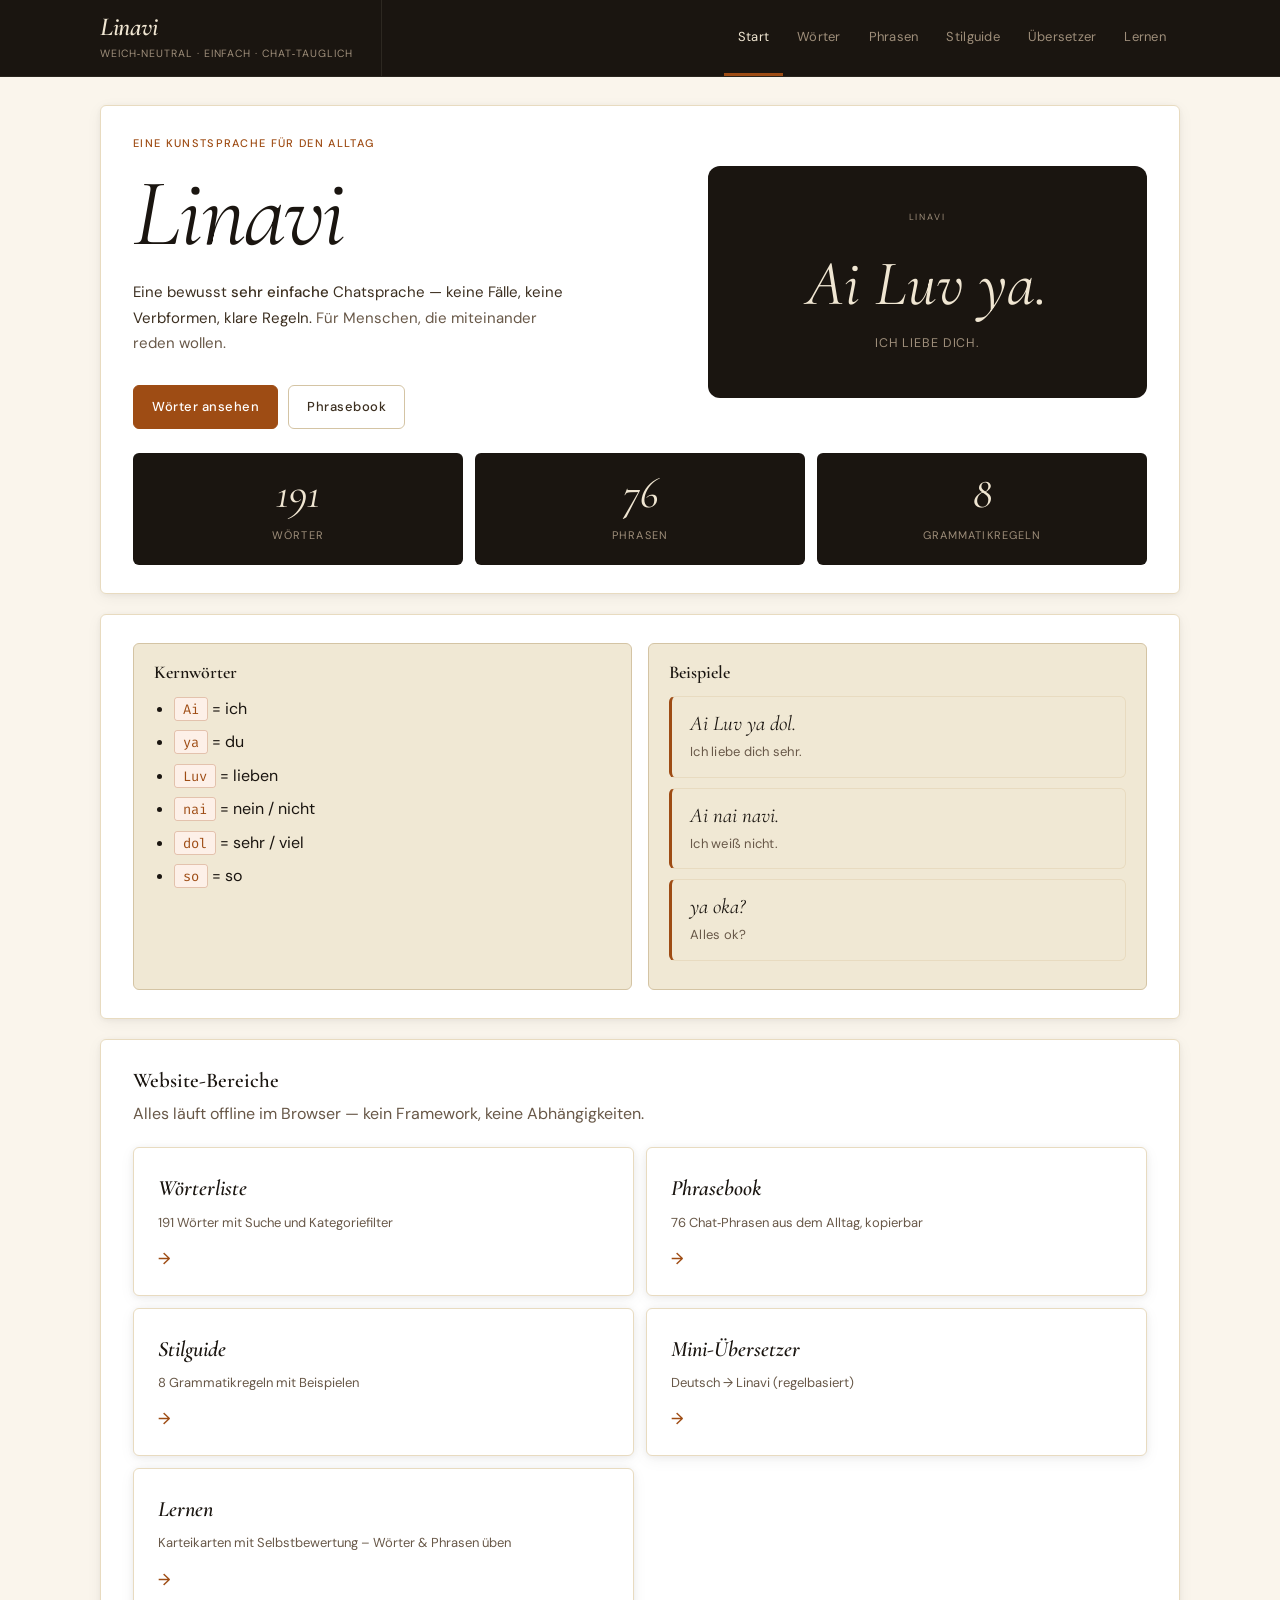
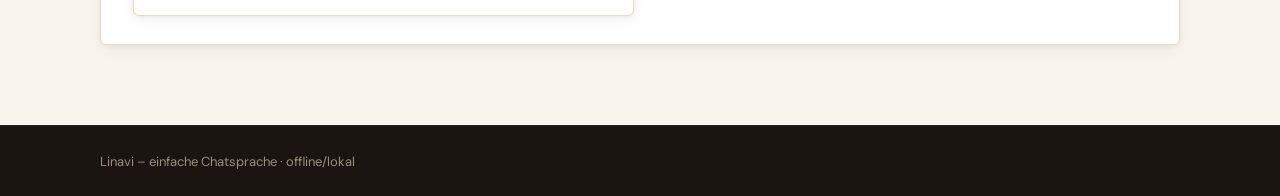
<file: index.html>
<!doctype html>
<html lang="de">
<head>
  <meta charset="utf-8" />
  <meta name="viewport" content="width=device-width,initial-scale=1" />
  <title>Linavi – Eine weiche, einfache Chatsprache</title>
  <link rel="stylesheet" href="styles.css" />
</head>
<body>
  <header class="site-header">
    <div class="wrap">
      <div class="brand">
        <div class="logo">Linavi</div>
        <div class="tag">Weich‑neutral · Einfach · Chat‑tauglich</div>
      </div>

      <nav class="nav">
        <a class="nav__link is-active" href="index.html">Start</a>
        <a class="nav__link" href="woerter.html">Wörter</a>
        <a class="nav__link" href="phrasen.html">Phrasen</a>
        <a class="nav__link" href="stilguide.html">Stilguide</a>
        <a class="nav__link" href="translate.html">Übersetzer</a>
        <a class="nav__link" href="lernen.html">Lernen</a>
      </nav>
    </div>
  </header>

  <main class="wrap">

    <!-- HERO -->
    <section class="card">
      <div class="hero__layout">
        <div>
          <p class="hero__eyebrow">Eine Kunstsprache für den Alltag</p>
          <h1 class="hero__title">Linavi</h1>
          <p class="hero__desc">
            Eine bewusst <strong>sehr einfache</strong> Chatsprache —
            keine Fälle, keine Verbformen, klare Regeln.
            <span class="muted">Für Menschen, die miteinander reden wollen.</span>
          </p>
          <div class="cta">
            <a class="btn" href="woerter.html">Wörter ansehen</a>
            <a class="btn btn--ghost" href="phrasen.html">Phrasebook</a>
          </div>
        </div>
        <div>
          <div class="hero__specimen" aria-hidden="true">
            <div class="hero__specimen-phrase">Ai Luv ya.</div>
            <div class="hero__specimen-gloss">ich liebe dich.</div>
          </div>
        </div>
      </div>

      <!-- Stats -->
      <div class="stats">
        <div class="stat">
          <span class="stat__num">191</span>
          <span class="stat__label">Wörter</span>
        </div>
        <div class="stat">
          <span class="stat__num">76</span>
          <span class="stat__label">Phrasen</span>
        </div>
        <div class="stat">
          <span class="stat__num">8</span>
          <span class="stat__label">Grammatikregeln</span>
        </div>
      </div>
    </section>

    <!-- Quick intro -->
    <section class="card">
      <div class="grid grid--2">
        <div class="panel">
          <h2>Kernwörter</h2>
          <ul class="list">
            <li><span class="w">Ai</span> = ich</li>
            <li><span class="w">ya</span> = du</li>
            <li><span class="w">Luv</span> = lieben</li>
            <li><span class="w">nai</span> = nein / nicht</li>
            <li><span class="w">dol</span> = sehr / viel</li>
            <li><span class="w">so</span> = so</li>
          </ul>
        </div>

        <div class="panel">
          <h2>Beispiele</h2>
          <div class="example">
            <div class="example__src">Ai Luv ya dol.</div>
            <div class="example__gloss">Ich liebe dich sehr.</div>
          </div>
          <div class="example">
            <div class="example__src">Ai nai navi.</div>
            <div class="example__gloss">Ich weiß nicht.</div>
          </div>
          <div class="example">
            <div class="example__src">ya oka?</div>
            <div class="example__gloss">Alles ok?</div>
          </div>
        </div>
      </div>
    </section>

    <!-- Navigation cards -->
    <section class="card">
      <h2>Website‑Bereiche</h2>
      <p class="muted" style="margin-bottom:20px">Alles läuft offline im Browser — kein Framework, keine Abhängigkeiten.</p>
      <div class="nav-cards">
        <a class="nav-card" href="woerter.html">
          <div class="nav-card__title">Wörterliste</div>
          <div class="nav-card__desc">191 Wörter mit Suche und Kategoriefilter</div>
          <div class="nav-card__arrow">→</div>
        </a>
        <a class="nav-card" href="phrasen.html">
          <div class="nav-card__title">Phrasebook</div>
          <div class="nav-card__desc">76 Chat‑Phrasen aus dem Alltag, kopierbar</div>
          <div class="nav-card__arrow">→</div>
        </a>
        <a class="nav-card" href="stilguide.html">
          <div class="nav-card__title">Stilguide</div>
          <div class="nav-card__desc">8 Grammatikregeln mit Beispielen</div>
          <div class="nav-card__arrow">→</div>
        </a>
        <a class="nav-card" href="translate.html">
          <div class="nav-card__title">Mini‑Übersetzer</div>
          <div class="nav-card__desc">Deutsch → Linavi (regelbasiert)</div>
          <div class="nav-card__arrow">→</div>
        </a>
        <a class="nav-card" href="lernen.html">
          <div class="nav-card__title">Lernen</div>
          <div class="nav-card__desc">Karteikarten mit Selbstbewertung – Wörter &amp; Phrasen üben</div>
          <div class="nav-card__arrow">→</div>
        </a>
      </div>
    </section>

  </main>

  <footer class="site-footer">
    <div class="wrap">
      <span class="muted">Linavi – einfache Chatsprache · offline/lokal</span>
    </div>
  </footer>

  <script src="app.js"></script>
</body>
</html>
</file>
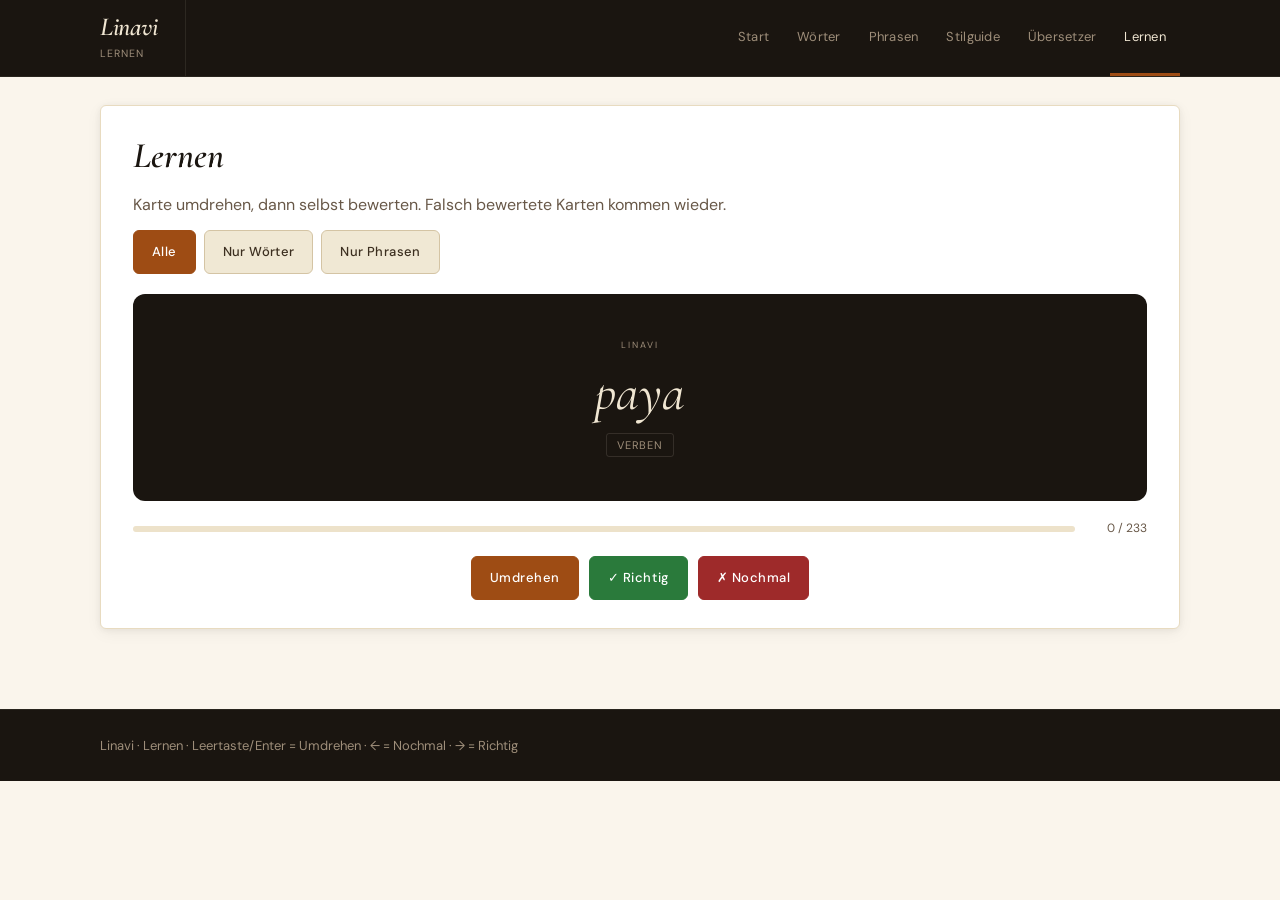
<file: lernen.html>
<!doctype html>
<html lang="de">
<head>
  <meta charset="utf-8" />
  <meta name="viewport" content="width=device-width,initial-scale=1" />
  <title>Linavi – Lernen</title>
  <link rel="stylesheet" href="styles.css" />
</head>
<body>
  <header class="site-header">
    <div class="wrap">
      <div class="brand">
        <div class="logo">Linavi</div>
        <div class="tag">Lernen</div>
      </div>

      <nav class="nav">
        <a class="nav__link" href="index.html">Start</a>
        <a class="nav__link" href="woerter.html">Wörter</a>
        <a class="nav__link" href="phrasen.html">Phrasen</a>
        <a class="nav__link" href="stilguide.html">Stilguide</a>
        <a class="nav__link" href="translate.html">Übersetzer</a>
        <a class="nav__link is-active" href="lernen.html">Lernen</a>
      </nav>
    </div>
  </header>

  <main class="wrap">
    <section class="card">
      <div class="row">
        <h1>Lernen</h1>
      </div>
      <p class="muted">Karte umdrehen, dann selbst bewerten. Falsch bewertete Karten kommen wieder.</p>

      <!-- Mode filter -->
      <div class="learn-mode" id="learnMode">
        <button class="learn-mode-btn is-active" data-mode="all">Alle</button>
        <button class="learn-mode-btn" data-mode="words">Nur Wörter</button>
        <button class="learn-mode-btn" data-mode="phrases">Nur Phrasen</button>
      </div>

      <!-- Flashcard -->
      <div class="flashcard" id="flashcard" role="region" aria-live="polite">
        <div class="flashcard__lang" id="flashLang"></div>
        <div class="flashcard__text" id="flashText"></div>
        <div class="flashcard__meta" id="flashMeta"></div>
      </div>

      <!-- Progress -->
      <div class="learn-progress">
        <div class="learn-progress__bar">
          <div class="learn-progress__fill" id="progressFill"></div>
        </div>
        <div class="learn-progress__label" id="progressLabel"></div>
      </div>

      <!-- Actions -->
      <div class="learn-actions" id="learnActions">
        <button class="btn" id="btnFlip">Umdrehen</button>
        <button class="btn btn--correct" id="btnCorrect" hidden>&#10003; Richtig</button>
        <button class="btn btn--again" id="btnAgain" hidden>&#10007; Nochmal</button>
      </div>

      <!-- Done screen -->
      <div class="learn-done" id="learnDone" hidden>
        <div class="learn-done__check">&#10003;</div>
        <p id="doneLabel"></p>
        <button class="btn" id="btnRestart">Nochmal mischen</button>
      </div>
    </section>
  </main>

  <footer class="site-footer">
    <div class="wrap">
      <span class="muted">Linavi · Lernen · Leertaste/Enter = Umdrehen · ← = Nochmal · → = Richtig</span>
    </div>
  </footer>

  <script src="app.js"></script>
  <script>window.LINAVI_PAGE = "learn";</script>
</body>
</html>
</file>
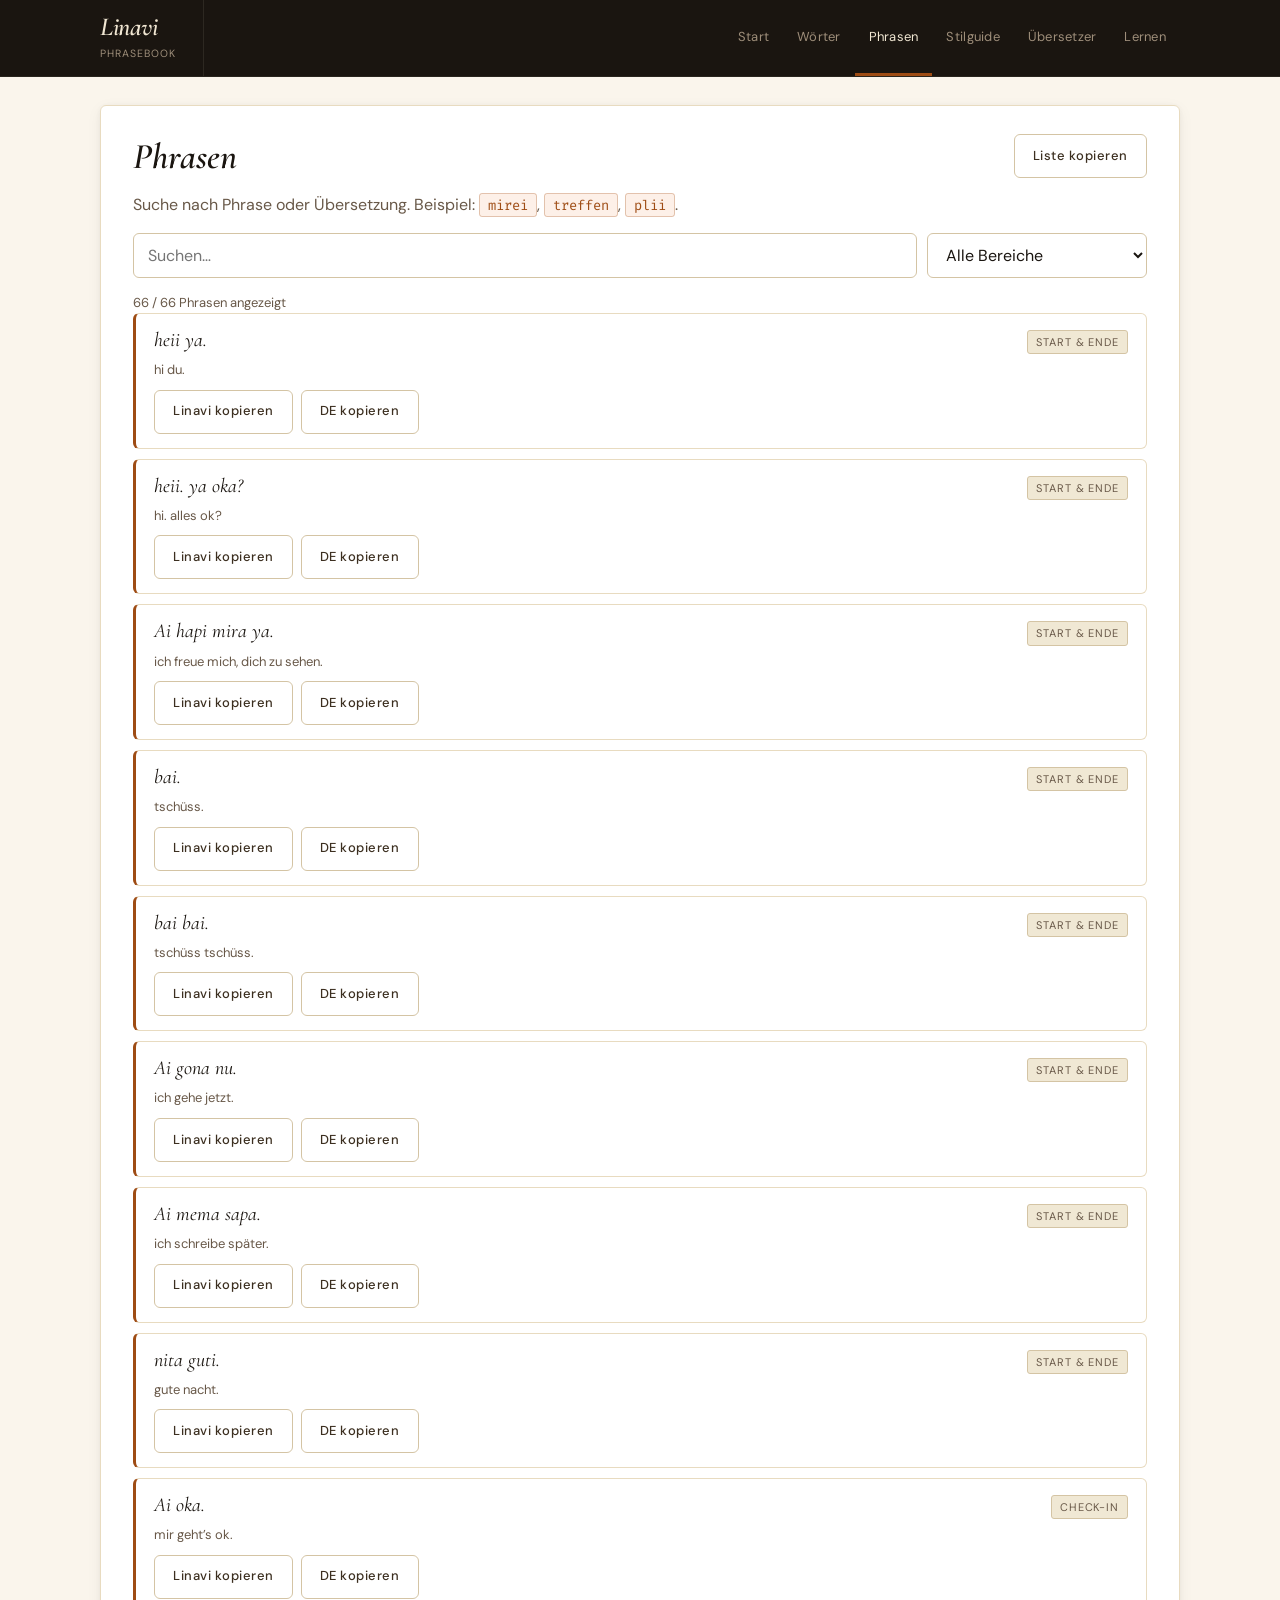
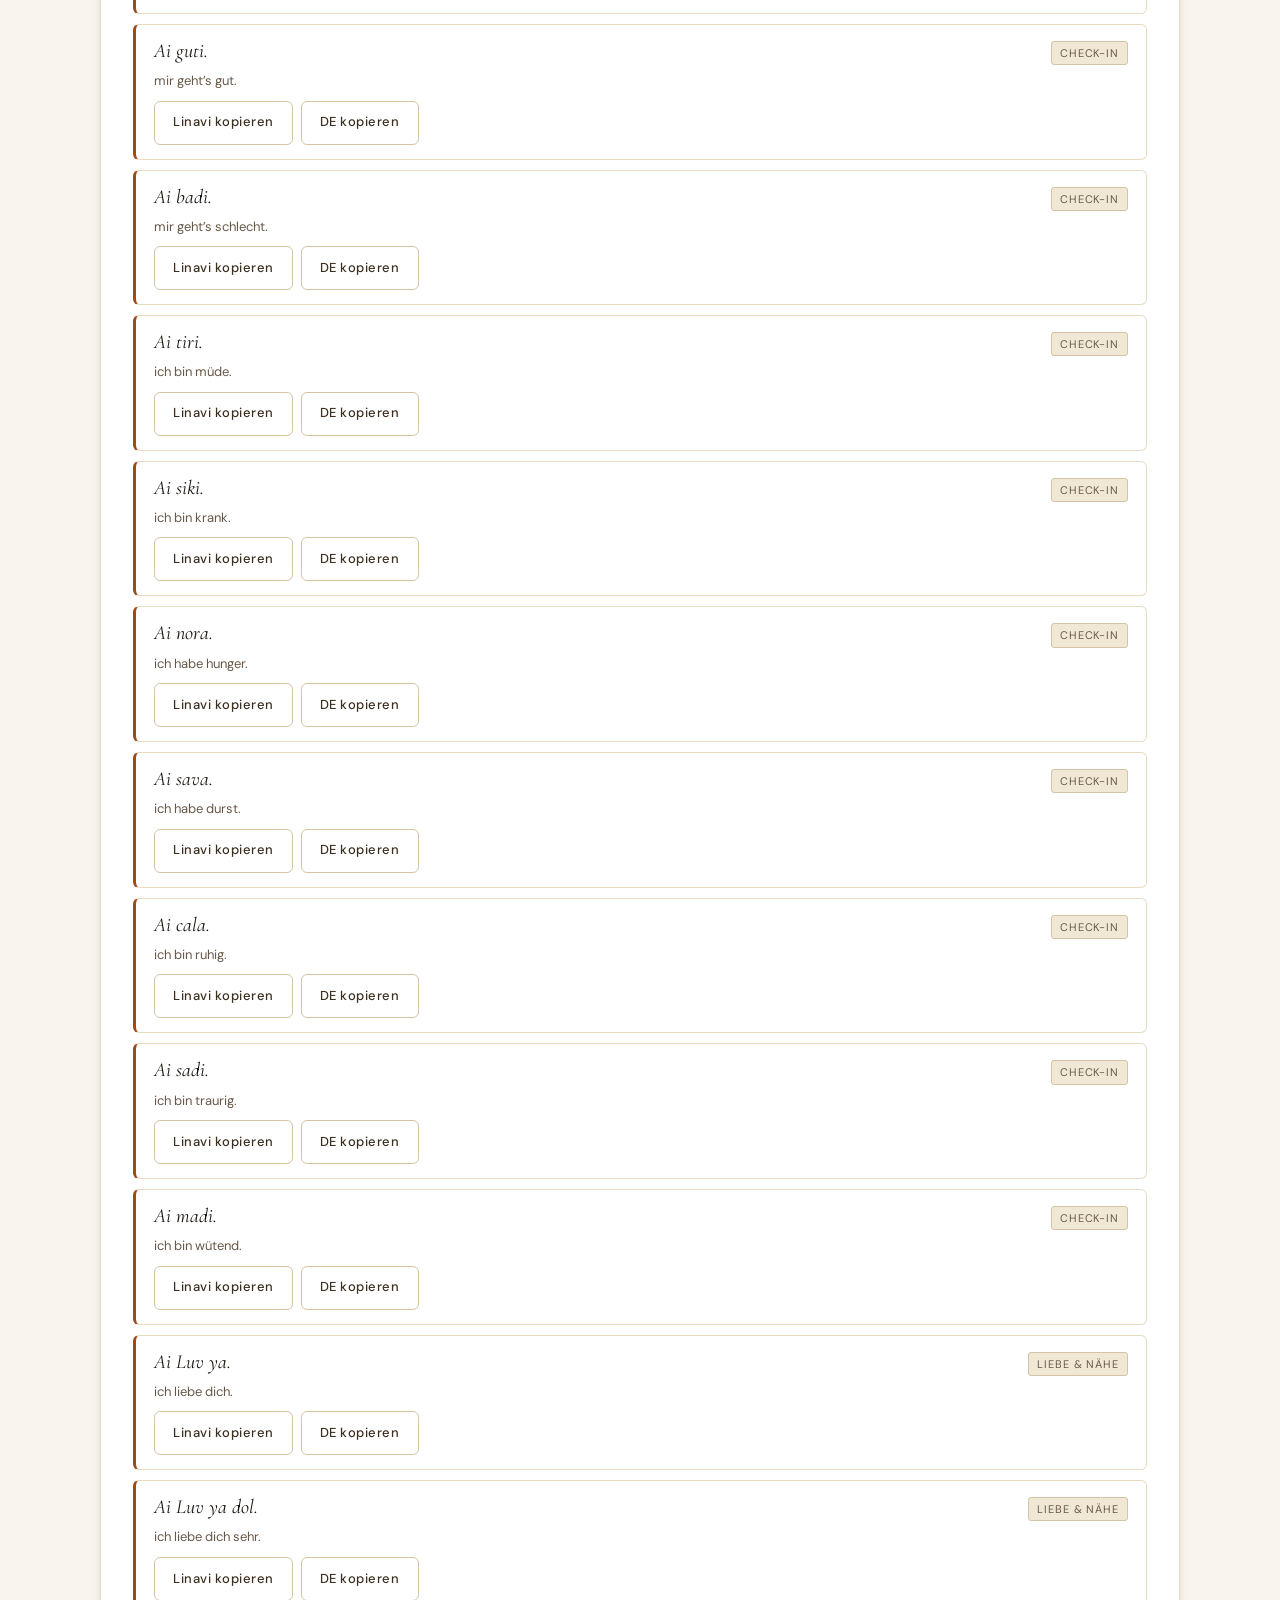
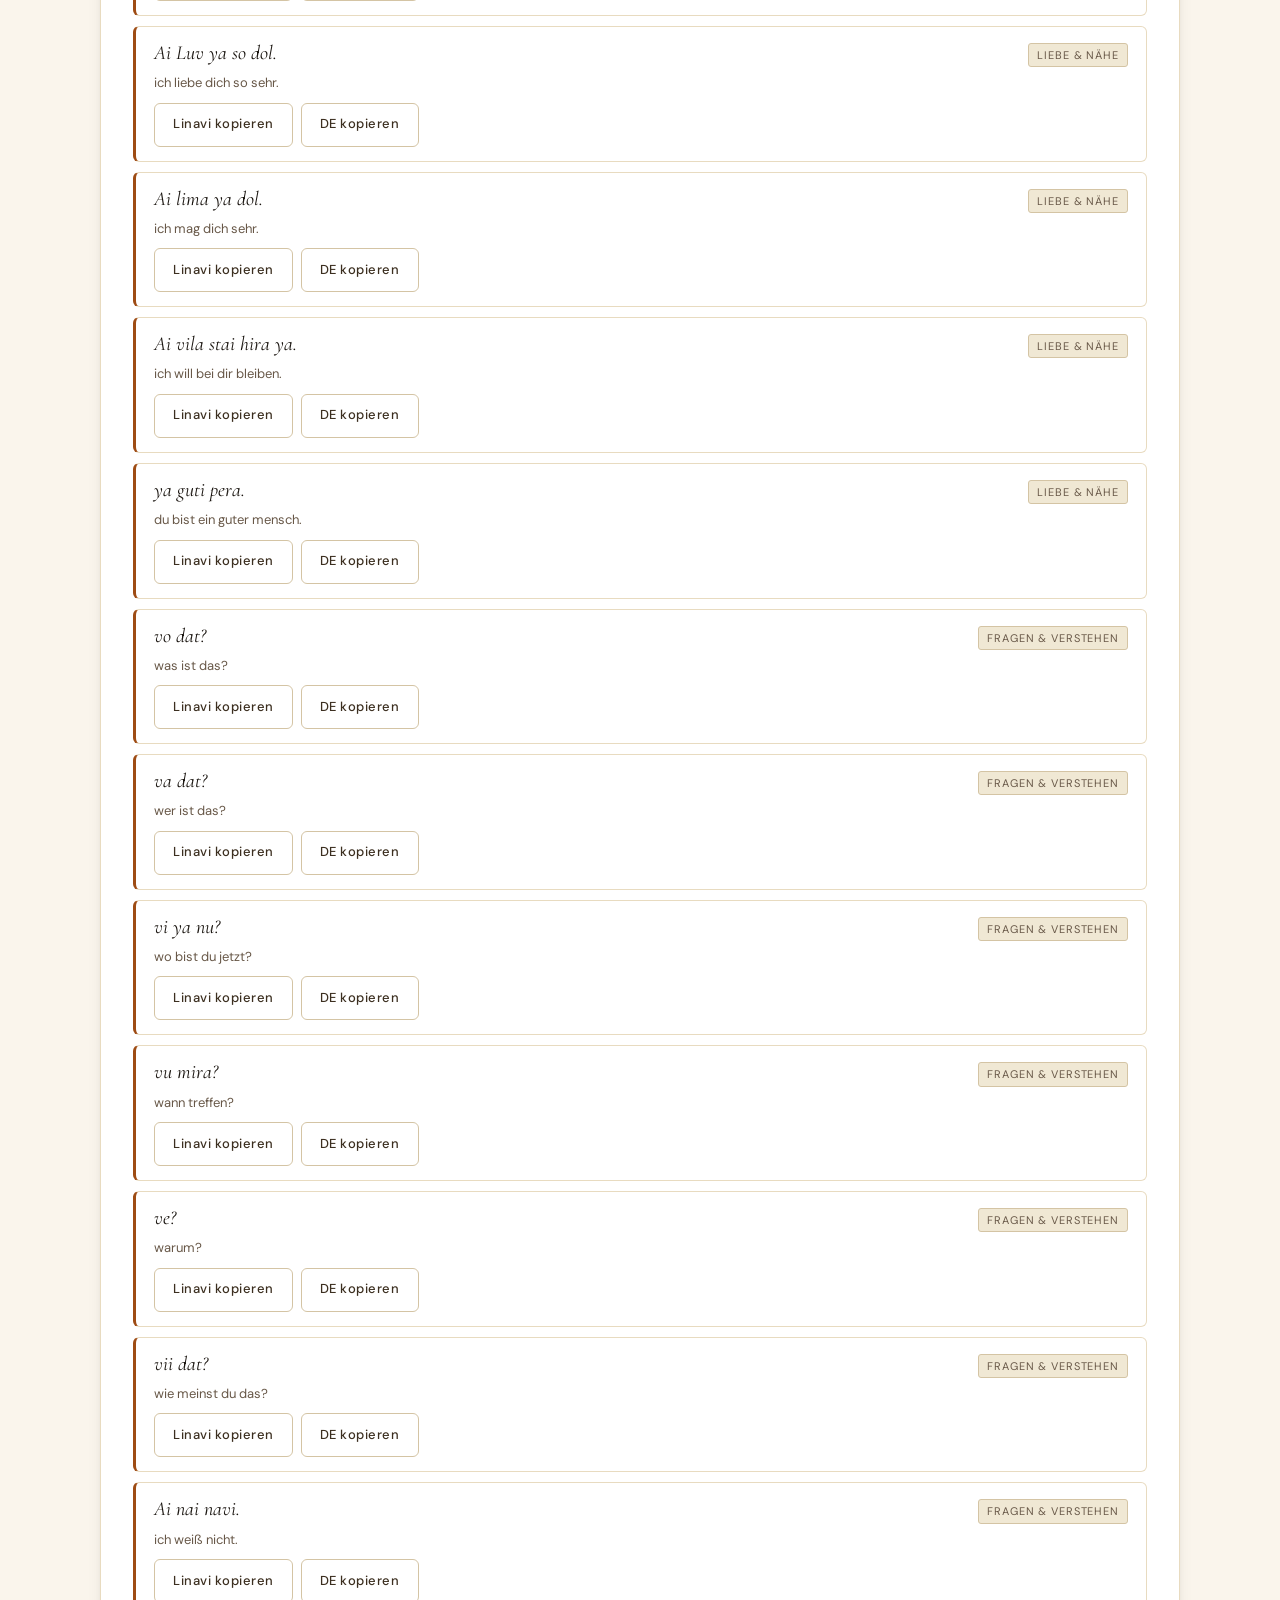
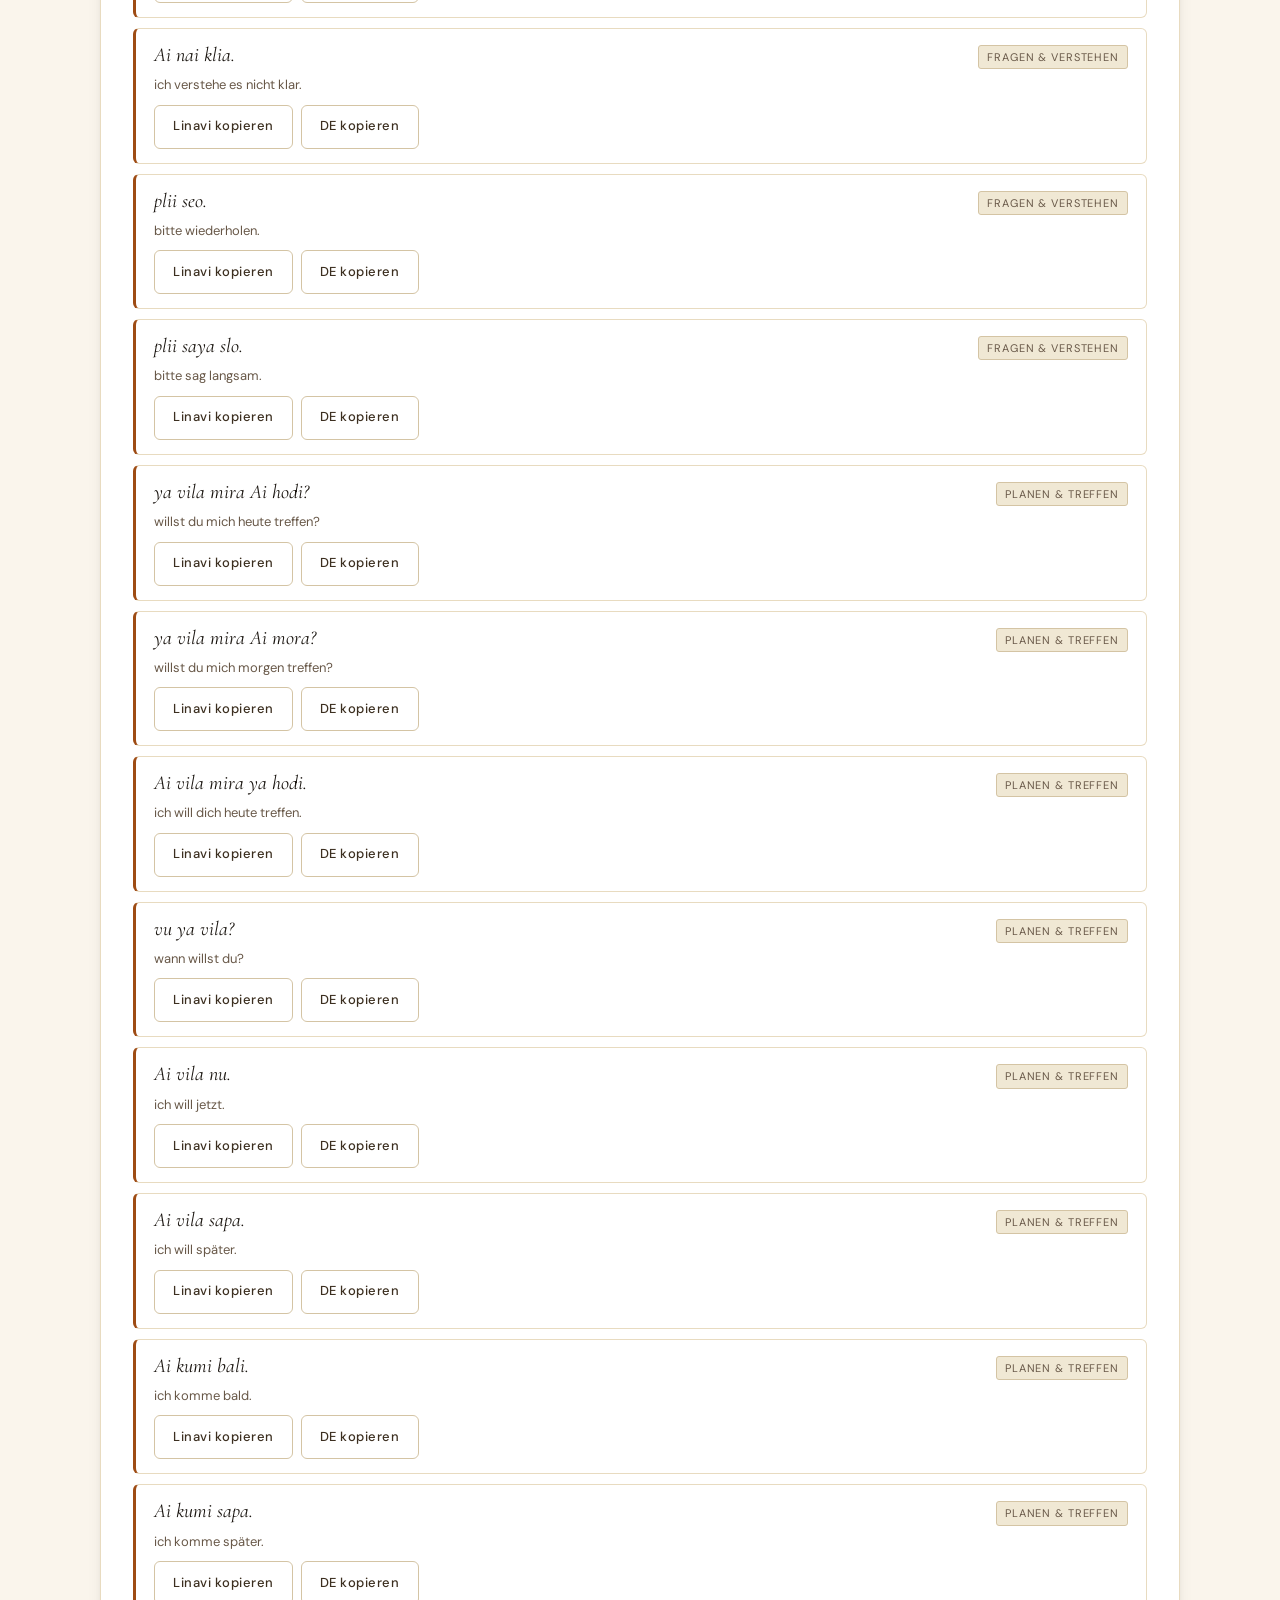
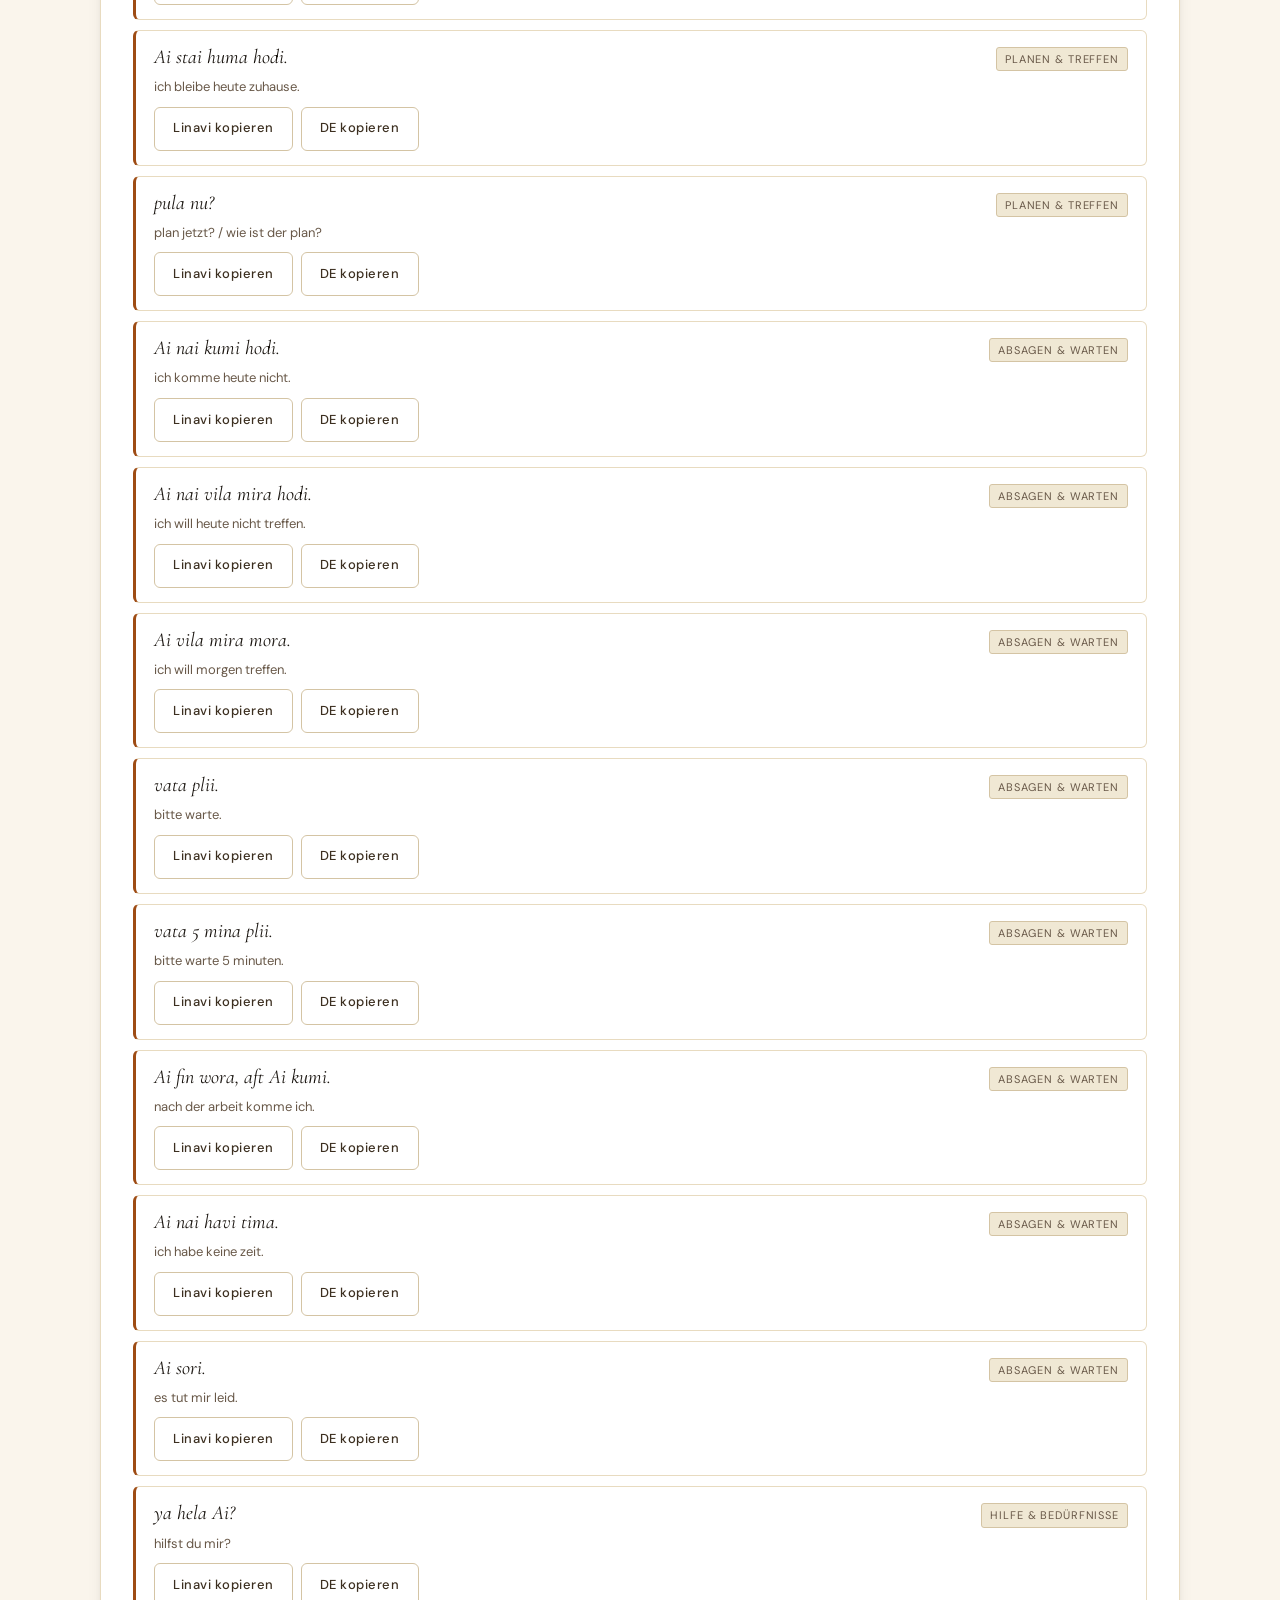
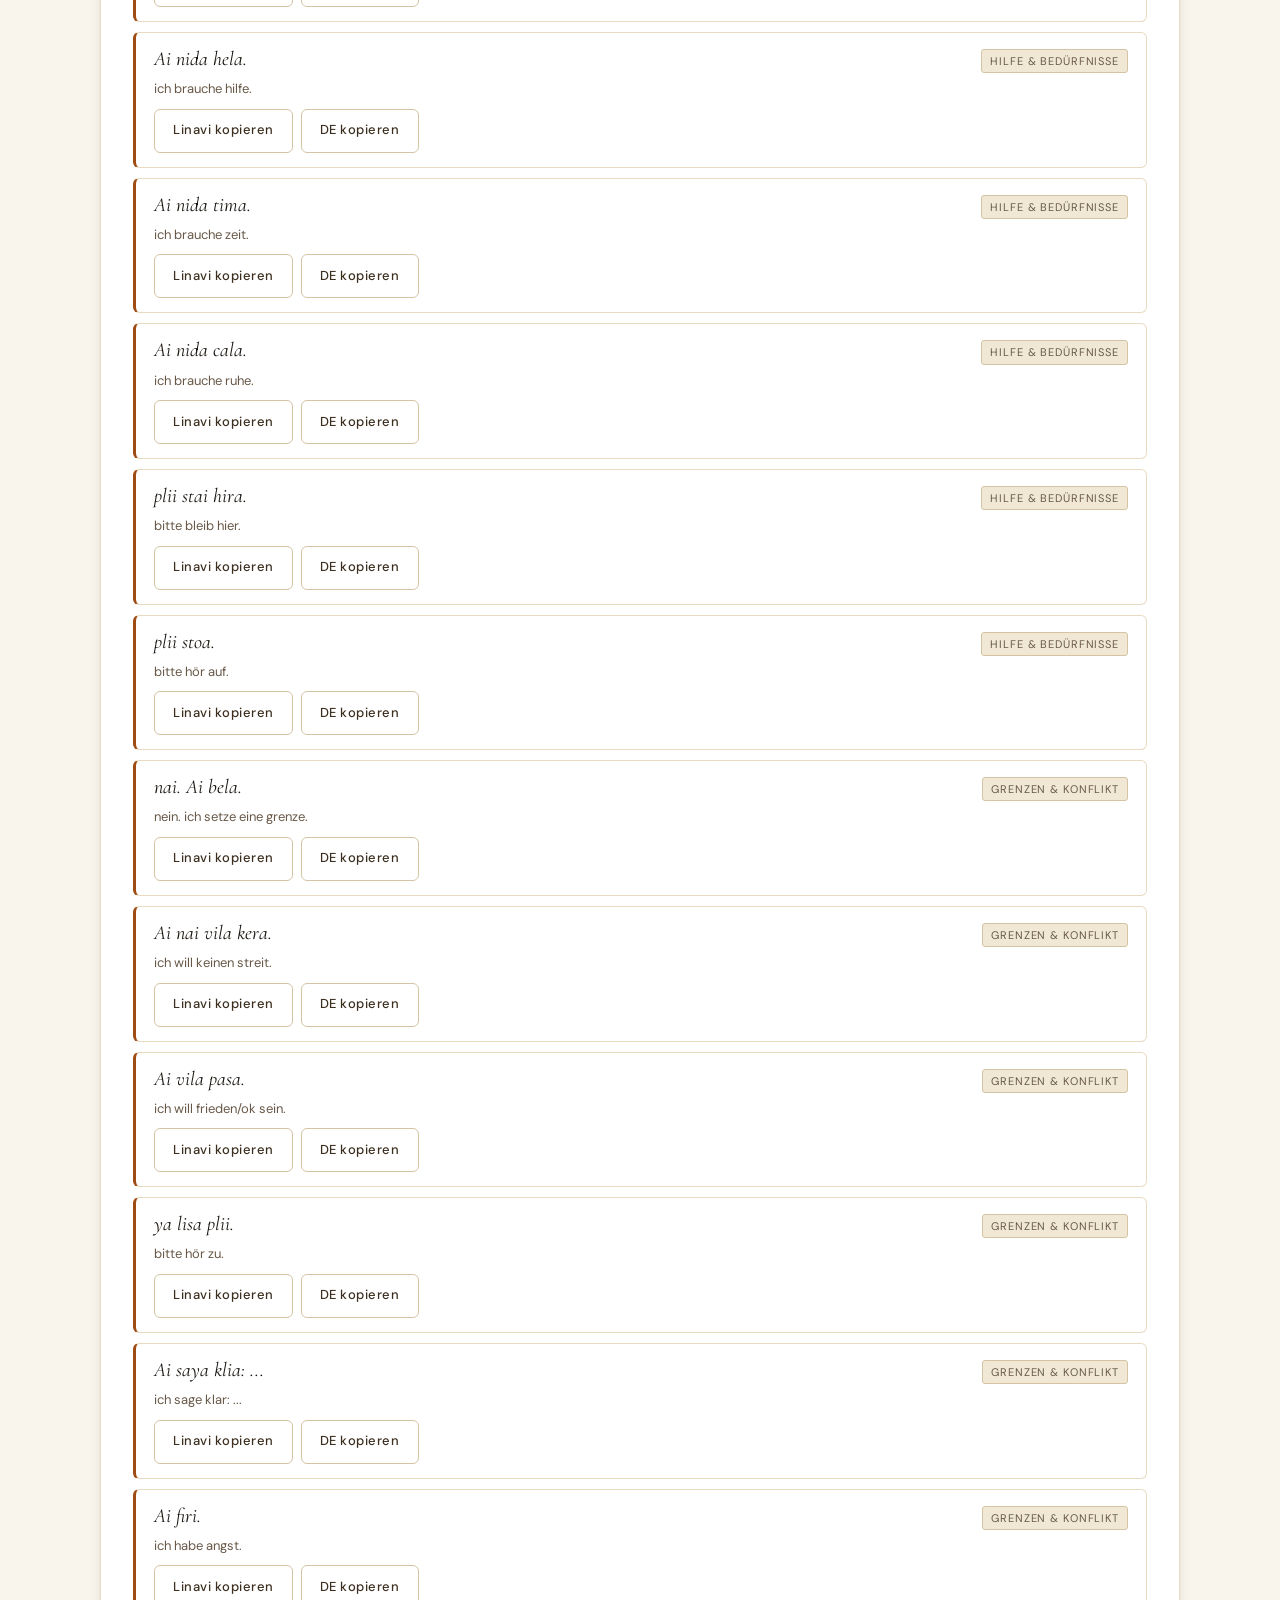
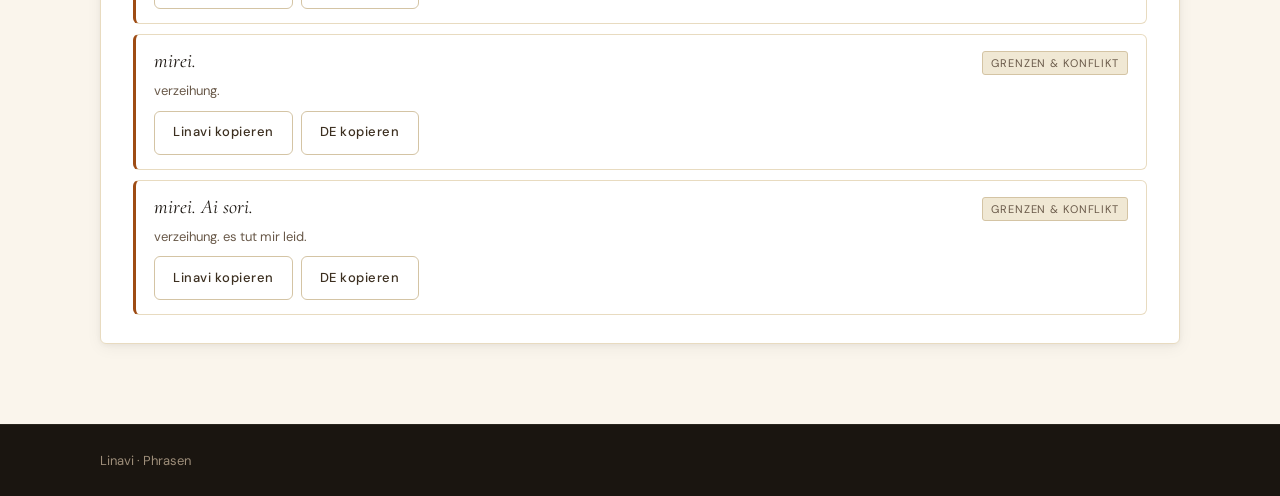
<file: phrasen.html>
<!doctype html>
<html lang="de">
<head>
  <meta charset="utf-8" />
  <meta name="viewport" content="width=device-width,initial-scale=1" />
  <title>Linavi – Phrasebook</title>
  <link rel="stylesheet" href="styles.css" />
</head>
<body>
  <header class="site-header">
    <div class="wrap">
      <div class="brand">
        <div class="logo">Linavi</div>
        <div class="tag">Phrasebook</div>
      </div>

      <nav class="nav">
        <a class="nav__link" href="index.html">Start</a>
        <a class="nav__link" href="woerter.html">Wörter</a>
        <a class="nav__link is-active" href="phrasen.html">Phrasen</a>
        <a class="nav__link" href="stilguide.html">Stilguide</a>
        <a class="nav__link" href="translate.html">Übersetzer</a>
        <a class="nav__link" href="lernen.html">Lernen</a>
      </nav>
    </div>
  </header>

  <main class="wrap">
    <section class="card">
      <div class="row">
        <h1>Phrasen</h1>
        <div class="row__right">
          <button class="btn btn--ghost" id="btnCopyPhrases">Liste kopieren</button>
        </div>
      </div>

      <p class="muted">
        Suche nach Phrase oder Übersetzung.
        Beispiel: <span class="w">mirei</span>, <span class="w">treffen</span>, <span class="w">plii</span>.
      </p>

      <div class="controls">
        <input id="phraseSearch" class="input" type="search" placeholder="Suchen…" autocomplete="off" />
        <select id="phraseSection" class="select">
          <option value="all">Alle Bereiche</option>
        </select>
      </div>

      <div id="phraseStats" class="muted small"></div>

      <div id="phraseList" class="phrase-list"></div>
    </section>
  </main>

  <footer class="site-footer">
    <div class="wrap">
      <span class="muted">Linavi · Phrasen</span>
    </div>
  </footer>

  <script src="app.js"></script>
  <script>window.LINAVI_PAGE = "phrases";</script>
</body>
</html>
</file>
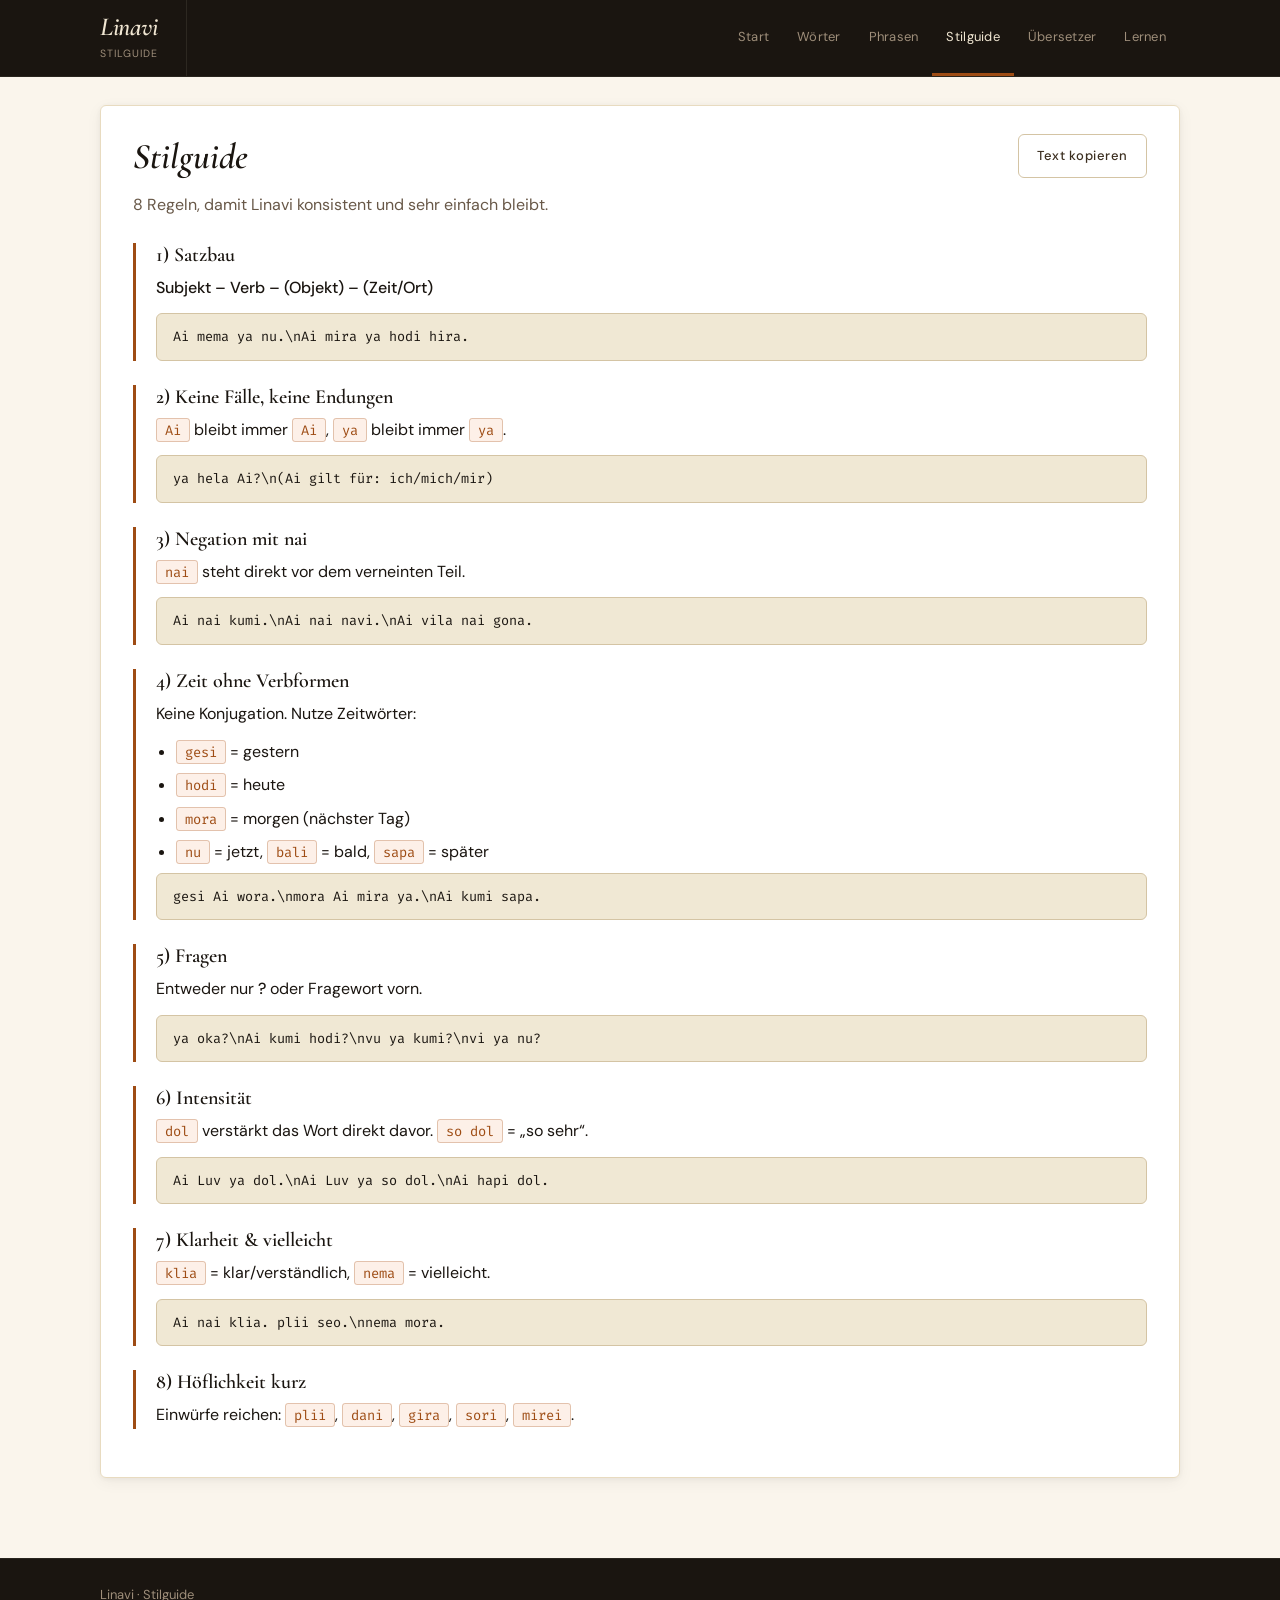
<file: stilguide.html>
<!doctype html>
<html lang="de">
<head>
  <meta charset="utf-8" />
  <meta name="viewport" content="width=device-width,initial-scale=1" />
  <title>Linavi – Stilguide</title>
  <link rel="stylesheet" href="styles.css" />
</head>
<body>
  <header class="site-header">
    <div class="wrap">
      <div class="brand">
        <div class="logo">Linavi</div>
        <div class="tag">Stilguide</div>
      </div>

      <nav class="nav">
        <a class="nav__link" href="index.html">Start</a>
        <a class="nav__link" href="woerter.html">Wörter</a>
        <a class="nav__link" href="phrasen.html">Phrasen</a>
        <a class="nav__link is-active" href="stilguide.html">Stilguide</a>
        <a class="nav__link" href="translate.html">Übersetzer</a>
        <a class="nav__link" href="lernen.html">Lernen</a>
      </nav>
    </div>
  </header>

  <main class="wrap">
    <section class="card">
      <div class="row">
        <h1>Stilguide</h1>
        <div class="row__right">
          <button class="btn btn--ghost" id="btnCopyStyle">Text kopieren</button>
        </div>
      </div>

      <div id="styleContent" class="prose"></div>
    </section>
  </main>

  <footer class="site-footer">
    <div class="wrap">
      <span class="muted">Linavi · Stilguide</span>
    </div>
  </footer>

  <script src="app.js"></script>
  <script>window.LINAVI_PAGE = "style";</script>
</body>
</html>
</file>
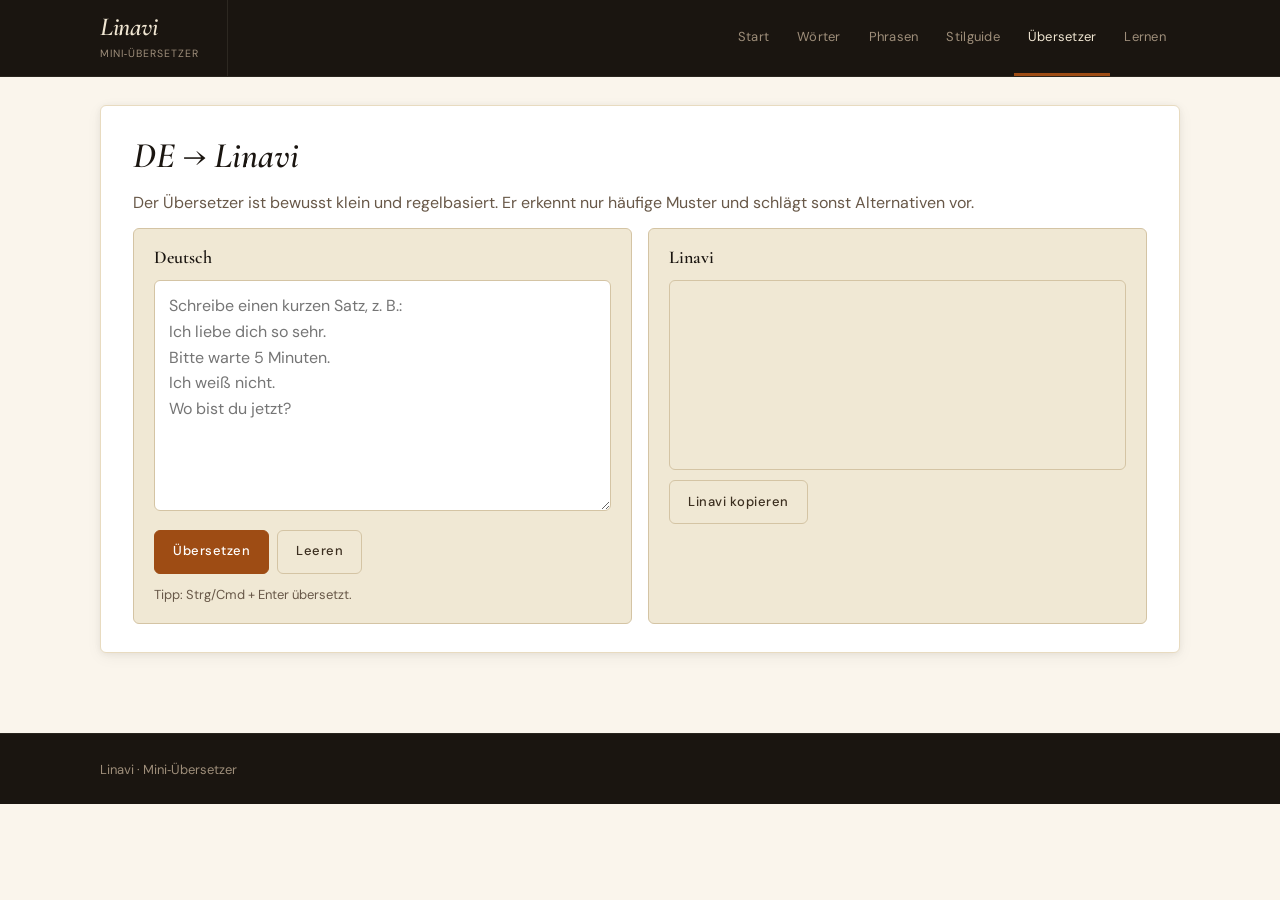
<file: translate.html>
<!doctype html>
<html lang="de">
<head>
  <meta charset="utf-8" />
  <meta name="viewport" content="width=device-width,initial-scale=1" />
  <title>Linavi – Mini-Übersetzer</title>
  <link rel="stylesheet" href="styles.css" />
</head>
<body>
  <header class="site-header">
    <div class="wrap">
      <div class="brand">
        <div class="logo">Linavi</div>
        <div class="tag">Mini‑Übersetzer</div>
      </div>

      <nav class="nav">
        <a class="nav__link" href="index.html">Start</a>
        <a class="nav__link" href="woerter.html">Wörter</a>
        <a class="nav__link" href="phrasen.html">Phrasen</a>
        <a class="nav__link" href="stilguide.html">Stilguide</a>
        <a class="nav__link is-active" href="translate.html">Übersetzer</a>
        <a class="nav__link" href="lernen.html">Lernen</a>
      </nav>
    </div>
  </header>

  <main class="wrap">
    <section class="card">
      <h1>DE → Linavi</h1>
      <p class="muted">
        Der Übersetzer ist bewusst klein und regelbasiert.
        Er erkennt nur häufige Muster und schlägt sonst Alternativen vor.
      </p>

      <div class="grid grid--2">
        <div class="panel">
          <h2>Deutsch</h2>
          <textarea id="deInput" class="textarea" rows="8" placeholder="Schreibe einen kurzen Satz, z. B.:
Ich liebe dich so sehr.
Bitte warte 5 Minuten.
Ich weiß nicht.
Wo bist du jetzt?"></textarea>

          <div class="phrase__actions">
            <button class="btn" id="btnTranslate">Übersetzen</button>
            <button class="btn btn--ghost" id="btnClear">Leeren</button>
          </div>

          <p class="muted small" style="margin-top:10px">
            Tipp: Strg/Cmd + Enter übersetzt.
          </p>
        </div>

        <div class="panel">
          <h2>Linavi</h2>
          <div id="aiOut" class="code" style="min-height:190px"></div>

          <div class="phrase__actions">
            <button class="btn btn--ghost" id="btnCopyAi">Linavi kopieren</button>
          </div>

          <div id="aiNotes" class="muted small" style="margin-top:10px"></div>
        </div>
      </div>
    </section>
  </main>

  <footer class="site-footer">
    <div class="wrap">
      <span class="muted">Linavi · Mini‑Übersetzer</span>
    </div>
  </footer>

  <script src="app.js"></script>
  <script>window.LINAVI_PAGE = "translate";</script>
</body>
</html>
</file>
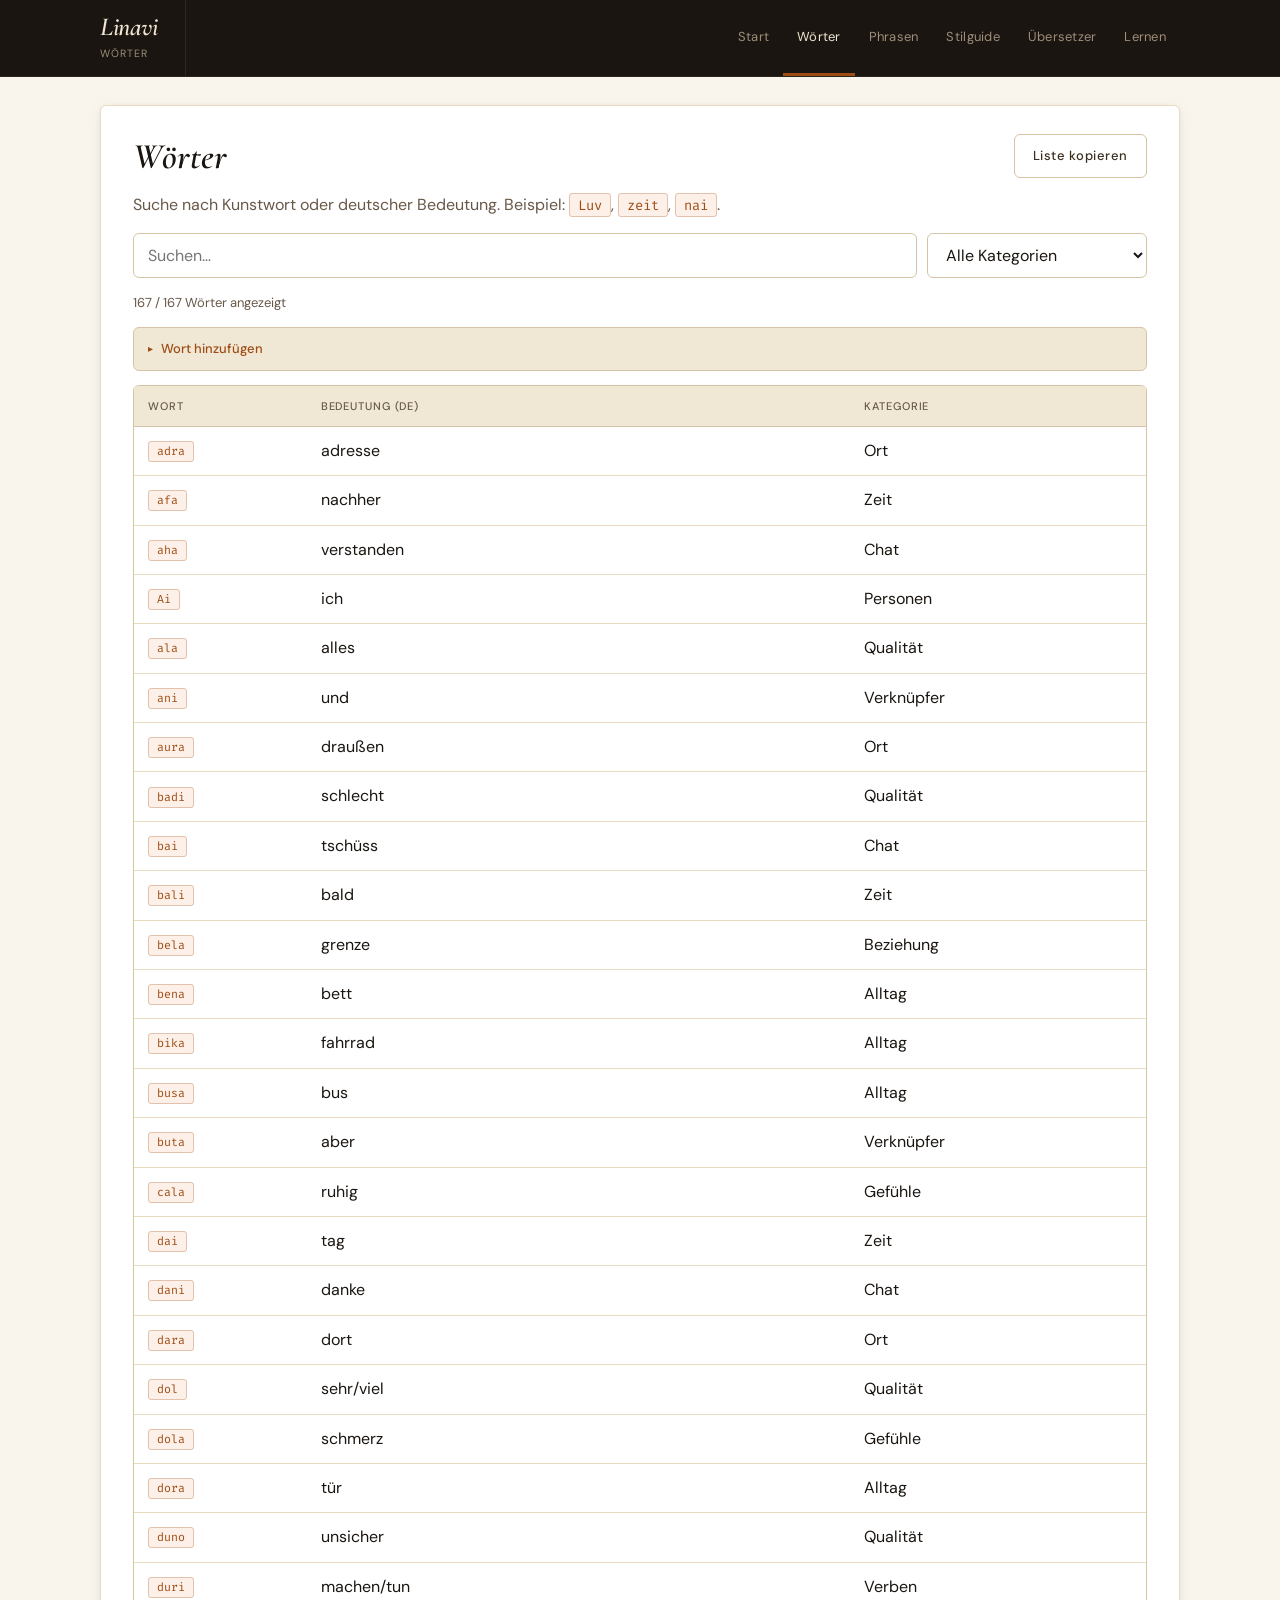
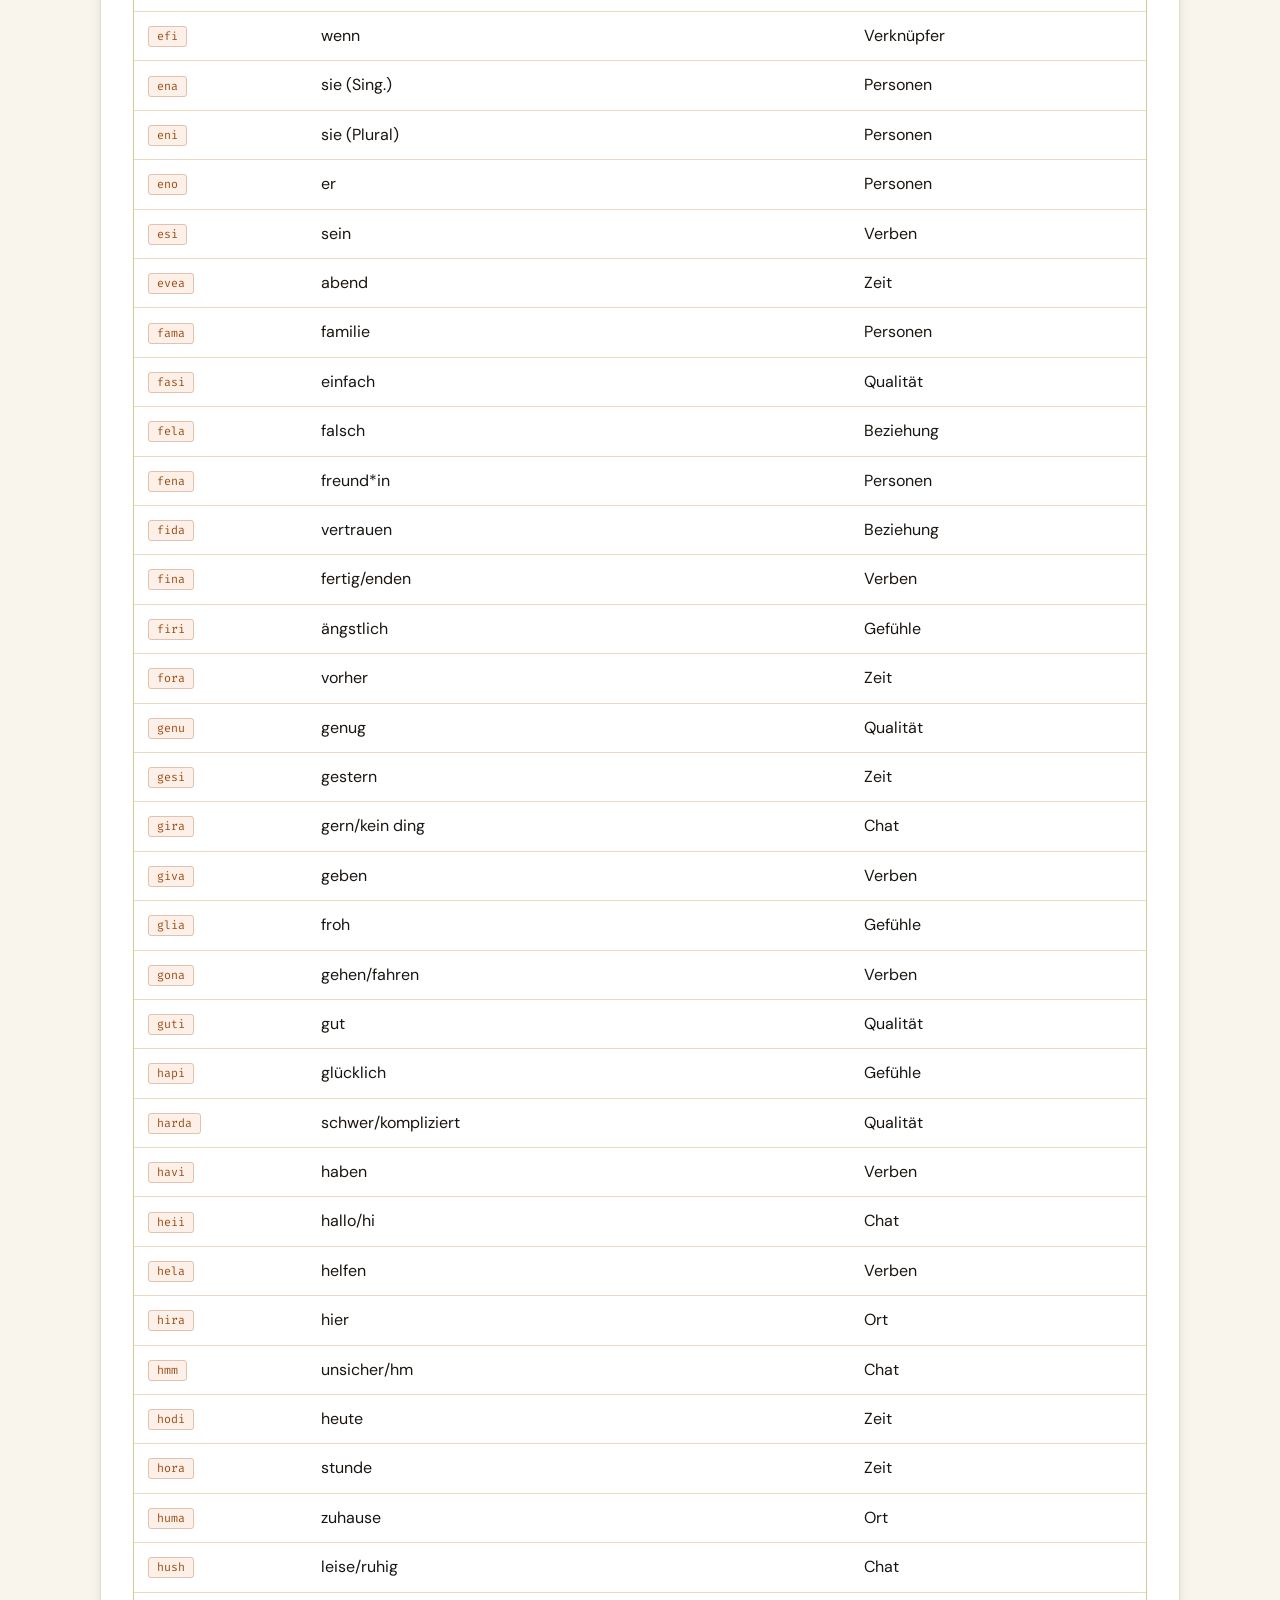
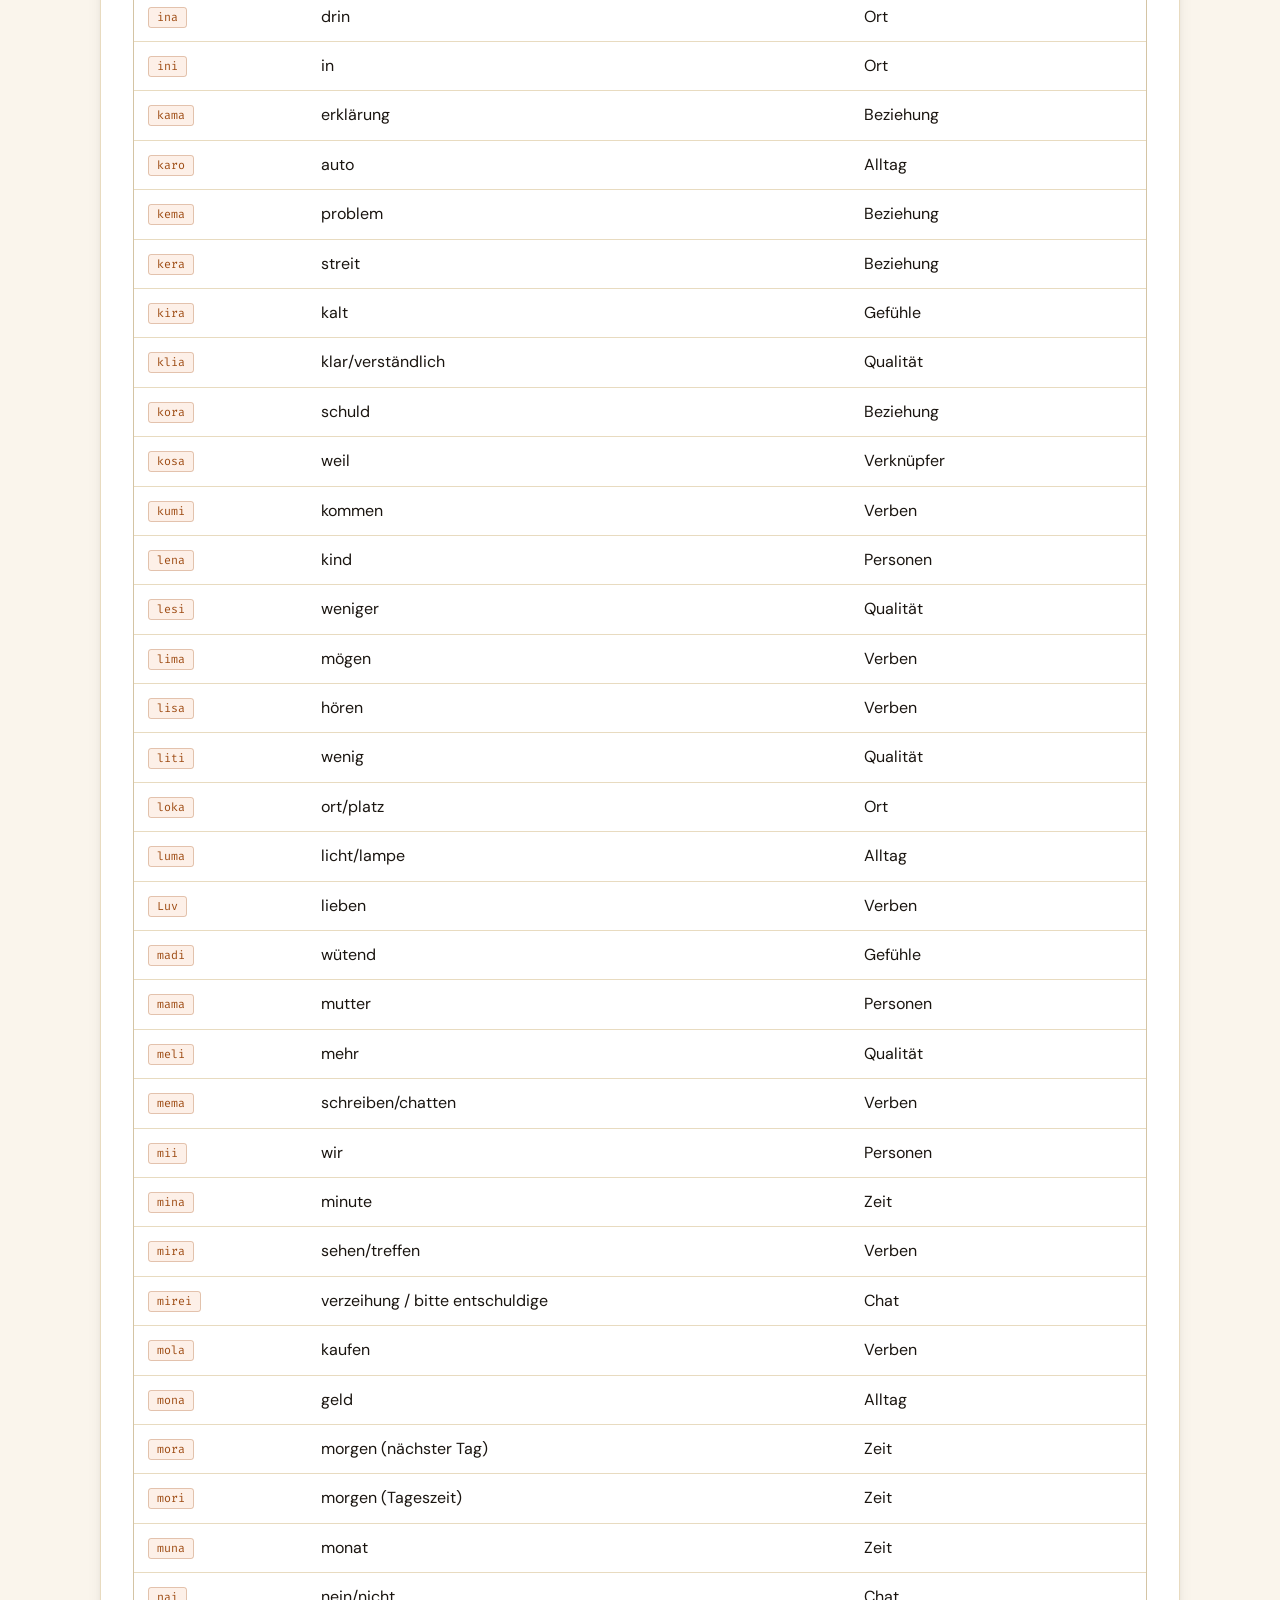
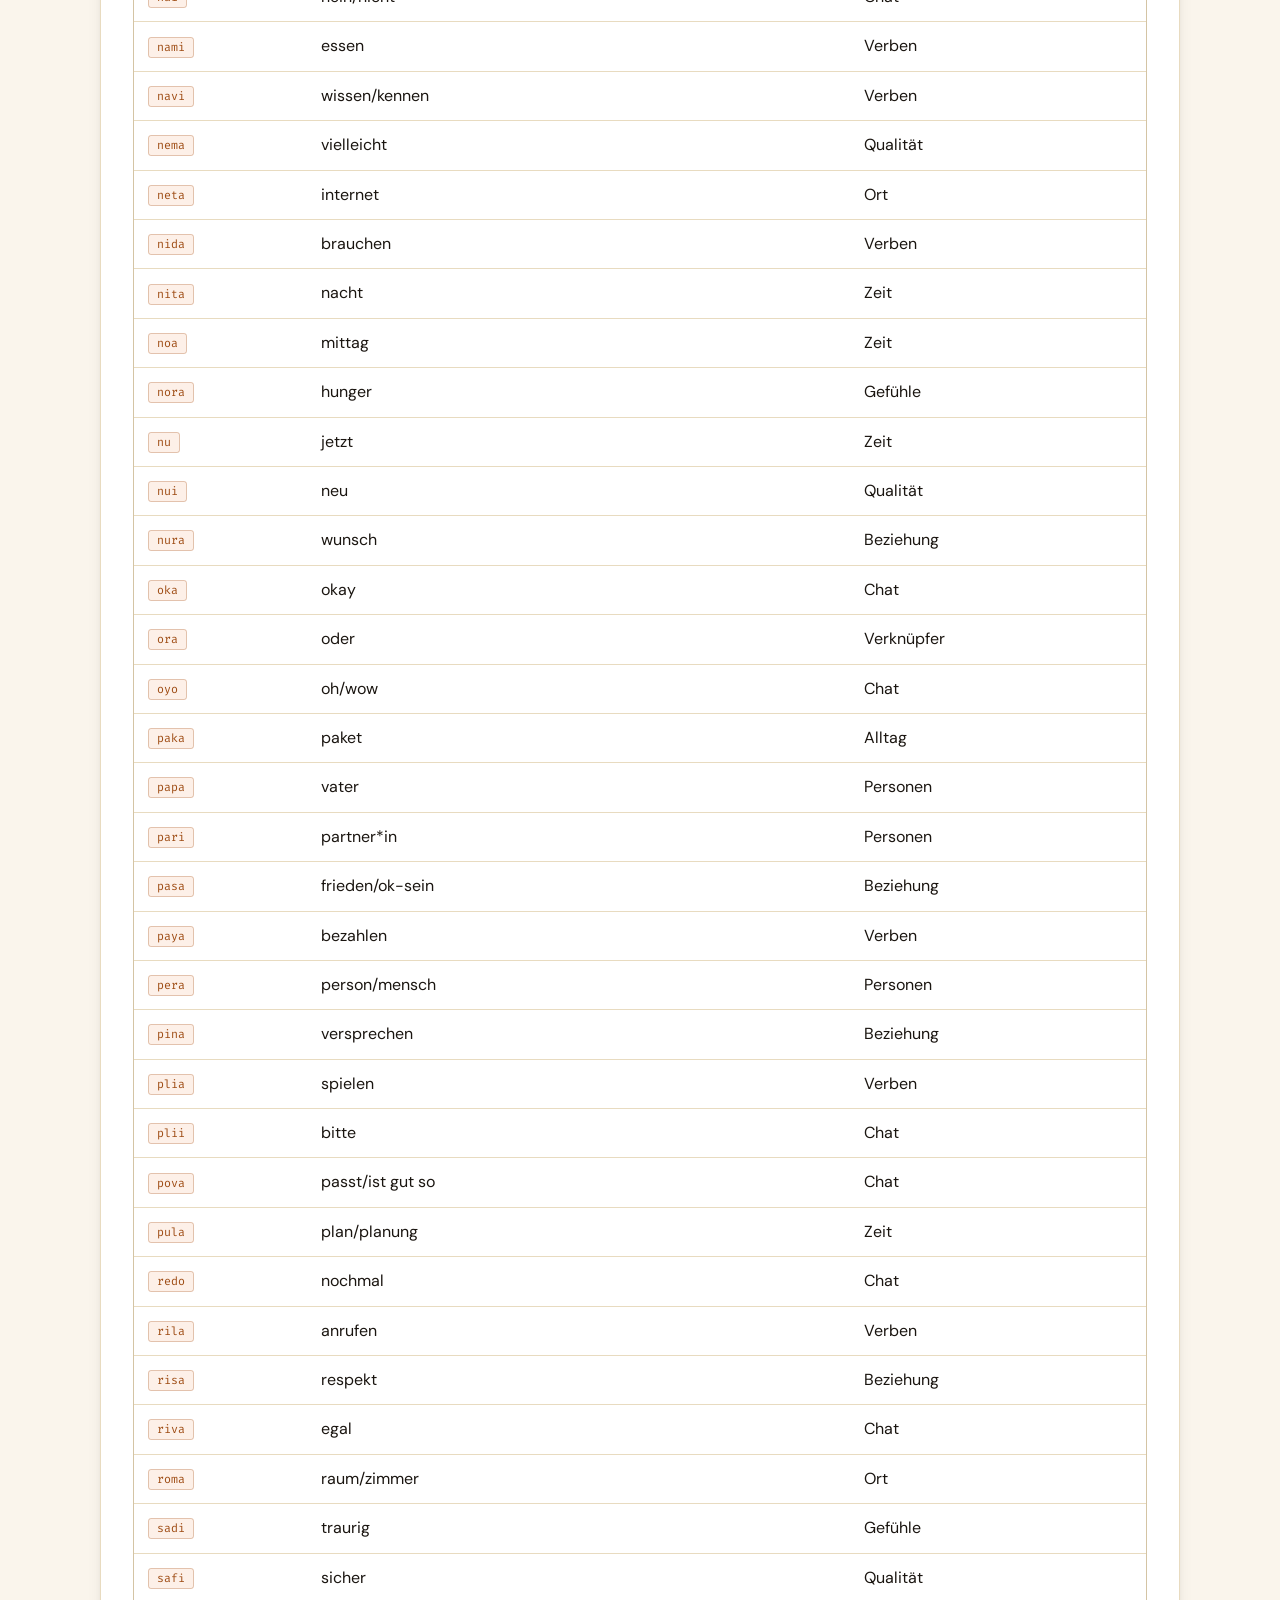
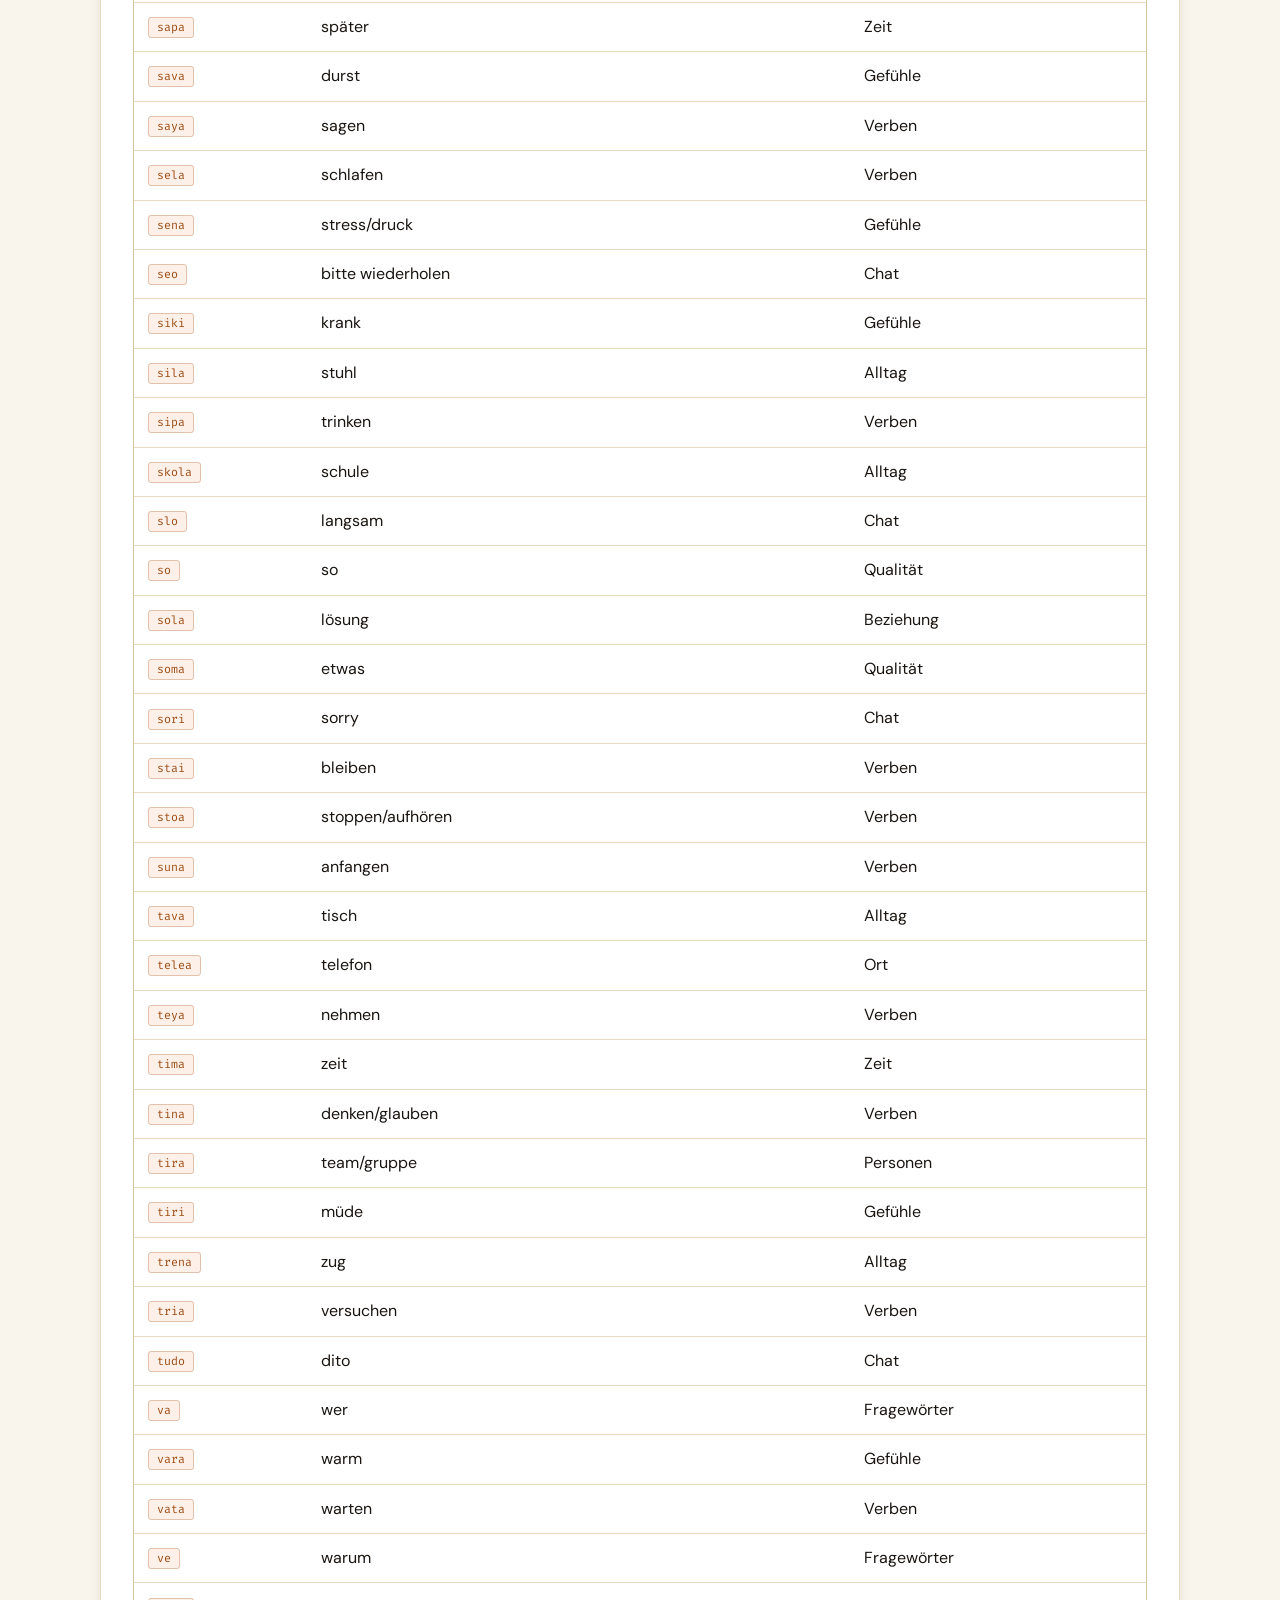
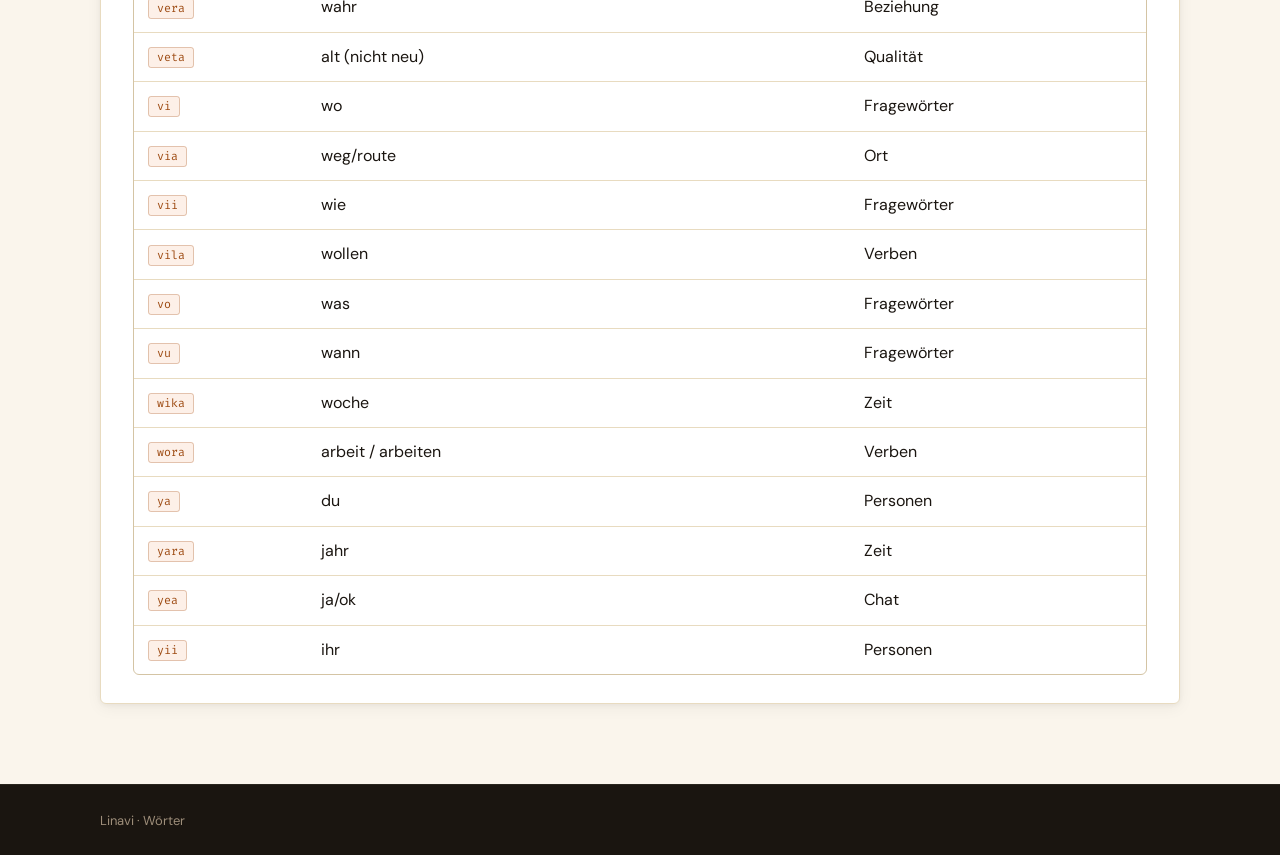
<file: woerter.html>
<!doctype html>
<html lang="de">
<head>
  <meta charset="utf-8" />
  <meta name="viewport" content="width=device-width,initial-scale=1" />
  <title>Linavi – Wörter</title>
  <link rel="stylesheet" href="styles.css" />
</head>
<body>
  <header class="site-header">
    <div class="wrap">
      <div class="brand">
        <div class="logo">Linavi</div>
        <div class="tag">Wörter</div>
      </div>

      <nav class="nav">
        <a class="nav__link" href="index.html">Start</a>
        <a class="nav__link is-active" href="woerter.html">Wörter</a>
        <a class="nav__link" href="phrasen.html">Phrasen</a>
        <a class="nav__link" href="stilguide.html">Stilguide</a>
        <a class="nav__link" href="translate.html">Übersetzer</a>
        <a class="nav__link" href="lernen.html">Lernen</a>
      </nav>
    </div>
  </header>

  <main class="wrap">
    <section class="card">
      <div class="row">
        <h1>Wörter</h1>
        <div class="row__right">
          <button class="btn btn--ghost" id="btnCopyWords">Liste kopieren</button>
        </div>
      </div>

      <p class="muted">
        Suche nach Kunstwort oder deutscher Bedeutung.
        Beispiel: <span class="w">Luv</span>, <span class="w">zeit</span>, <span class="w">nai</span>.
      </p>

      <div class="controls">
        <input id="wordSearch" class="input" type="search" placeholder="Suchen…" autocomplete="off" />
        <select id="wordCategory" class="select">
          <option value="all">Alle Kategorien</option>
        </select>
      </div>

      <div id="wordStats" class="muted small"></div>

      <details class="add-word-box" id="addWordBox">
        <summary>Wort hinzufügen</summary>
        <div class="add-word-form">
          <input id="newW"   class="input" type="text" placeholder="Linavi-Wort" autocomplete="off" maxlength="40" />
          <input id="newDe"  class="input" type="text" placeholder="Bedeutung (DE)" autocomplete="off" maxlength="80" />
          <select id="newCat" class="select">
            <option value="">Kategorie …</option>
          </select>
          <button class="btn" id="btnAddWord">Hinzufügen</button>
        </div>
      </details>

      <div class="table-wrap">
        <table class="table" id="wordTable">
          <thead>
            <tr>
              <th>Wort</th>
              <th>Bedeutung (DE)</th>
              <th>Kategorie</th>
              <th></th>
            </tr>
          </thead>
          <tbody id="wordTbody"></tbody>
        </table>
      </div>
    </section>
  </main>

  <footer class="site-footer">
    <div class="wrap">
      <span class="muted">Linavi · Wörter</span>
    </div>
  </footer>

  <script src="app.js"></script>
  <script>window.LINAVI_PAGE = "words";</script>
</body>
</html>
</file>
<file: styles.css>
/* Linavi – Warm Editorial Redesign */

/* ---------- FONTS ---------- */
@import url('https://fonts.googleapis.com/css2?family=Cormorant+Garamond:ital,wght@0,400;0,600;1,300;1,400;1,600&family=DM+Sans:ital,opsz,wght@0,9..40,300;0,9..40,400;0,9..40,500;1,9..40,300&family=Fira+Code:wght@400;500&display=optional');

/* ---------- TOKENS ---------- */
:root {
  /* Palette – warm cream & terracotta */
  --bg:         #FAF5EC;
  --bg-alt:     #F0E8D4;
  --bg-panel:   #EDE2CA;
  --ink:        #1A1510;
  --ink-2:      #3C2F20;
  --muted:      #685848;   /* darkened: 5.4:1 on --bg */
  --accent:     #9E4C14;   /* darkened: white text 5.3:1 */
  --accent-lt:  #FDF0E8;   /* lightened: badge text 4.7:1 */
  --gold:       #C2941A;
  --gold-lt:    #F5EAC8;
  --border:     #D4C4A4;
  --border-lt:  #E8DBC0;

  /* Dark zones – header & footer */
  --dk-bg:      #1A1510;
  --dk-bg-2:    #231D16;
  --dk-text:    #F0E6D2;
  --dk-muted:   #9E8E7A;   /* lightened: 5.5:1 on --dk-bg */

  /* Typography */
  --serif:  'Cormorant Garamond', Georgia, 'Times New Roman', serif;
  --sans:   'DM Sans', -apple-system, BlinkMacSystemFont, 'Segoe UI', Arial, sans-serif;
  --mono:   'Fira Code', 'Cascadia Code', 'Courier New', ui-monospace, monospace;

  /* Utilities */
  --radius:     6px;
  --shadow:     0 1px 6px rgba(26,21,16,.06), 0 4px 16px rgba(26,21,16,.05);
  --shadow-lg:  0 8px 32px rgba(26,21,16,.10);
}

/* ---------- RESET ---------- */
*, *::before, *::after { box-sizing: border-box; }
html, body { height: 100%; }
body {
  margin: 0;
  font-family: var(--sans);
  background: var(--bg);
  color: var(--ink);
  font-size: 16px;
  line-height: 1.65;
  -webkit-font-smoothing: antialiased;
}

/* ---------- LAYOUT ---------- */
.wrap {
  width: min(1080px, 92vw);
  margin: 0 auto;
}

/* ---------- HEADER ---------- */
.site-header {
  background: var(--dk-bg);
  position: sticky;
  top: 0;
  z-index: 20;
  border-bottom: 1px solid rgba(240,230,210,.07);
}
.site-header .wrap {
  display: flex;
  align-items: stretch;
  justify-content: space-between;
  flex-wrap: wrap;
}
.brand {
  display: flex;
  flex-direction: column;
  justify-content: center;
  gap: 2px;
  padding: 14px 28px 14px 0;
  border-right: 1px solid rgba(240,230,210,.09);
}
.logo {
  font-family: var(--serif);
  font-style: italic;
  font-weight: 600;
  font-size: 26px;
  color: var(--dk-text);
  letter-spacing: -.01em;
  line-height: 1;
}
.tag {
  font-size: 10.5px;
  letter-spacing: .09em;
  text-transform: uppercase;
  color: var(--dk-muted);
  margin-top: 3px;
}
.nav {
  display: flex;
  align-items: stretch;
  flex-wrap: wrap;
}
.nav__link {
  font-size: 13px;
  letter-spacing: .02em;
  color: var(--dk-muted);
  text-decoration: none;
  padding: 0 14px;
  display: flex;
  align-items: center;
  border-bottom: 3px solid transparent;
  transition: color .15s, border-color .2s;
}
.nav__link:hover { color: var(--dk-text); }
.nav__link.is-active {
  color: var(--dk-text);
  border-bottom-color: var(--accent);
}

/* ---------- MAIN ---------- */
main.wrap {
  padding: 28px 0 60px;
  animation: page-in .38s ease both;
}
@keyframes page-in {
  from { opacity: 0; transform: translateY(14px); }
  to   { opacity: 1; transform: translateY(0); }
}

/* ---------- CARD ---------- */
.card {
  background: #fff;
  border: 1px solid var(--border-lt);
  border-radius: var(--radius);
  box-shadow: var(--shadow);
  padding: 28px 32px;
  margin-bottom: 20px;
}
@media (max-width: 600px) {
  .card { padding: 18px 16px; }
}

/* ---------- TYPOGRAPHY ---------- */
h1, h2, h3 {
  font-family: var(--serif);
  line-height: 1.2;
  font-weight: 600;
}
h1 { font-size: clamp(26px, 3.5vw, 36px); margin: 0 0 12px; font-style: italic; }
h2 { font-size: 21px; margin: 0 0 8px; }
h3 { font-size: 17px; margin: 0 0 6px; }
p { line-height: 1.65; margin: 0 0 12px; }
p:last-child { margin-bottom: 0; }
strong { font-weight: 500; }
.muted { color: var(--muted); }
.small { font-size: 13px; }

/* ---------- WORD BADGE ---------- */
.w {
  font-family: var(--mono);
  font-size: .86em;
  padding: 2px 8px;
  border-radius: 3px;
  border: 1px solid rgba(158,76,20,.28);
  background: var(--accent-lt);
  color: var(--accent);
}

/* ---------- EXAMPLE BLOCKS ---------- */
.example {
  border: 1px solid var(--border-lt);
  background: var(--bg-alt);
  border-radius: var(--radius);
  padding: 14px 18px;
  margin: 10px 0;
  border-left: 3px solid var(--accent);
}
.example__src {
  font-family: var(--serif);
  font-style: italic;
  font-size: 21px;
  line-height: 1.2;
  color: var(--ink);
}
.example__gloss {
  font-size: 13px;
  color: var(--muted);
  margin-top: 5px;
  letter-spacing: .02em;
}

/* ---------- GRID ---------- */
.grid { display: grid; gap: 16px; }
.grid--2 { grid-template-columns: repeat(2, minmax(0,1fr)); }
.grid--3 { grid-template-columns: repeat(3, minmax(0,1fr)); }
@media (max-width: 860px) {
  .grid--2, .grid--3 { grid-template-columns: 1fr; }
}

/* ---------- PANEL ---------- */
.panel {
  background: var(--bg-alt);
  border: 1px solid var(--border);
  border-radius: var(--radius);
  padding: 18px 20px;
}
.panel h2 { font-size: 18px; margin-bottom: 12px; }

/* ---------- HERO (index page) ---------- */
.hero__layout {
  display: grid;
  grid-template-columns: 1.2fr 1fr;
  gap: 48px;
  align-items: center;
  margin-bottom: 24px;
}
.hero__eyebrow {
  font-size: 11px;
  letter-spacing: .12em;
  text-transform: uppercase;
  color: var(--accent);
  font-weight: 500;
  margin-bottom: 14px;
}
.hero__title {
  font-family: var(--serif);
  font-style: italic;
  font-weight: 400;
  font-size: clamp(52px, 7.5vw, 96px);
  line-height: 1.0;
  color: var(--ink);
  margin: 0 0 18px;
  letter-spacing: -.02em;
}
.hero__desc {
  font-size: 15px;
  line-height: 1.7;
  color: var(--ink-2);
  max-width: 440px;
  margin-bottom: 28px;
}
.hero__specimen {
  background: var(--dk-bg);
  border-radius: 12px;
  padding: 44px 40px;
  text-align: center;
  position: relative;
}
.hero__specimen::before {
  content: 'LINAVI';
  display: block;
  font-size: 9px;
  letter-spacing: .22em;
  color: var(--dk-muted);
  text-transform: uppercase;
  margin-bottom: 24px;
}
.hero__specimen-phrase {
  font-family: var(--serif);
  font-style: italic;
  font-weight: 400;
  font-size: clamp(36px, 5vw, 64px);
  color: var(--dk-text);
  line-height: 1.1;
  margin-bottom: 14px;
}
.hero__specimen-gloss {
  font-size: 12.5px;
  color: var(--dk-muted);
  letter-spacing: .07em;
  text-transform: uppercase;
}
@media (max-width: 720px) {
  .hero__layout {
    grid-template-columns: 1fr;
    gap: 28px;
  }
  .hero__specimen { order: -1; padding: 28px 24px; }
  .hero__title { font-size: clamp(48px, 12vw, 72px); }
}

/* ---------- STATS ROW ---------- */
.stats {
  display: grid;
  grid-template-columns: repeat(3, 1fr);
  gap: 12px;
  margin-top: 16px;
}
.stat {
  background: var(--dk-bg);
  border-radius: var(--radius);
  padding: 18px 20px;
  text-align: center;
}
.stat__num {
  display: block;
  font-family: var(--serif);
  font-style: italic;
  font-size: 44px;
  font-weight: 400;
  color: var(--dk-text);
  line-height: 1;
  margin-bottom: 6px;
}
.stat__label {
  font-size: 11px;
  letter-spacing: .1em;
  text-transform: uppercase;
  color: var(--dk-muted);
}
@media (max-width: 540px) {
  .stats { grid-template-columns: 1fr; }
}

/* ---------- NAV CARDS (index) ---------- */
.nav-cards {
  display: grid;
  grid-template-columns: repeat(2, 1fr);
  gap: 12px;
}
.nav-card {
  background: #fff;
  border: 1px solid var(--border-lt);
  border-radius: var(--radius);
  padding: 22px 24px;
  text-decoration: none;
  color: var(--ink);
  box-shadow: var(--shadow);
  display: block;
  transition: transform .12s ease, box-shadow .12s ease, border-color .12s ease;
}
.nav-card:hover {
  transform: translateY(-2px);
  box-shadow: var(--shadow-lg);
  border-color: var(--border);
}
.nav-card__title {
  font-family: var(--serif);
  font-style: italic;
  font-size: 22px;
  font-weight: 600;
  color: var(--ink);
  margin-bottom: 6px;
}
.nav-card__desc {
  font-size: 13px;
  color: var(--muted);
  line-height: 1.5;
}
.nav-card__arrow {
  margin-top: 14px;
  font-size: 16px;
  color: var(--accent);
  font-weight: 500;
}
@media (max-width: 600px) {
  .nav-cards { grid-template-columns: 1fr; }
}

/* ---------- CTA ---------- */
.cta {
  display: flex;
  gap: 10px;
  flex-wrap: wrap;
}

/* ---------- LISTS ---------- */
.list { margin: 10px 0 0; padding-left: 20px; }
.list li { margin: 7px 0; }

/* ---------- CONTROLS (search / filter) ---------- */
.controls {
  display: flex;
  gap: 10px;
  flex-wrap: wrap;
  margin: 14px 0;
}
.input, .select {
  background: #fff;
  border: 1px solid var(--border);
  color: var(--ink);
  padding: 10px 14px;
  border-radius: var(--radius);
  outline: none;
  font-family: var(--sans);
  font-size: 16px;    /* 16px prevents iOS auto-zoom */
  transition: border-color .15s, box-shadow .15s;
}
.input  { flex: 1 1 260px; }
.select { flex: 0 0 220px; }
.input:focus, .select:focus {
  border-color: var(--accent);
  box-shadow: 0 0 0 3px var(--accent-lt);
}

/* ---------- TABLE ---------- */
.table-wrap {
  overflow: auto;
  border-radius: var(--radius);
  border: 1px solid var(--border);
  margin-top: 12px;
}
.table {
  width: 100%;
  border-collapse: collapse;
  min-width: 680px;
}
.table th, .table td {
  text-align: left;
  padding: 11px 14px;
  border-bottom: 1px solid var(--border-lt);
}
.table th {
  position: sticky;
  top: 0;
  background: var(--bg-alt);
  font-size: 11px;
  letter-spacing: .08em;
  text-transform: uppercase;
  color: var(--muted);
  border-bottom-color: var(--border);
  font-weight: 500;
}
.table td:nth-child(1) { font-family: var(--mono); font-size: 13.5px; }
.table tr:last-child td { border-bottom: none; }
.table tr:hover td { background: var(--bg-alt); }

/* ---------- PHRASE CARDS ---------- */
.phrase-list { display: grid; gap: 10px; }
.phrase {
  border: 1px solid var(--border-lt);
  background: #fff;
  border-radius: var(--radius);
  padding: 14px 18px;
  border-left: 3px solid var(--accent);
  transition: border-left-color .15s;
}
.phrase:hover { border-left-color: var(--gold); }
.phrase__top {
  display: flex;
  justify-content: space-between;
  gap: 12px;
  flex-wrap: wrap;
  align-items: baseline;
}
.phrase__src {
  font-family: var(--serif);
  font-style: italic;
  font-size: 20px;
  color: var(--ink);
  line-height: 1.2;
}
.phrase__sec {
  font-size: 11px;
  letter-spacing: .08em;
  text-transform: uppercase;
  color: var(--muted);
  background: var(--bg-alt);
  border: 1px solid var(--border);
  padding: 2px 8px;
  border-radius: 3px;
  white-space: nowrap;
  flex-shrink: 0;
}
.phrase__gloss {
  font-size: 13px;
  color: var(--muted);
  margin-top: 6px;
  line-height: 1.5;
}
.phrase__actions {
  margin-top: 10px;
  display: flex;
  gap: 8px;
  flex-wrap: wrap;
}

/* ---------- BUTTONS ---------- */
.btn {
  font-family: var(--sans);
  font-size: 13px;
  font-weight: 500;
  letter-spacing: .04em;
  border: 1px solid var(--accent);
  background: var(--accent);
  color: #fff;
  padding: 9px 18px;
  border-radius: var(--radius);
  cursor: pointer;
  text-decoration: none;
  display: inline-flex;
  align-items: center;
  justify-content: center;
  min-height: 44px;   /* touch target ≥44px */
  line-height: 1.3;
  transition: background .13s, border-color .13s;
}
.btn:hover {
  background: #7E3C0A;
  border-color: #7E3C0A;
}
.btn--ghost {
  background: transparent;
  color: var(--ink-2);
  border-color: var(--border);
}
.btn--ghost:hover {
  background: var(--bg-alt);
  border-color: var(--border);
  color: var(--ink);
}

/* ---------- ROW UTILITY ---------- */
.row {
  display: flex;
  align-items: center;
  justify-content: space-between;
  gap: 12px;
  flex-wrap: wrap;
  margin-bottom: 14px;
}
.row h1 { margin: 0; }
.row__right { display: flex; gap: 10px; flex-wrap: wrap; }

/* ---------- PROSE / STYLE GUIDE ---------- */
.prose h2 { margin-top: 24px; font-size: 20px; }
.prose .rule {
  border-left: 3px solid var(--accent);
  padding-left: 20px;
  margin: 20px 0;
}
.code {
  font-family: var(--mono);
  font-size: 13.5px;
  background: var(--bg-alt);
  border: 1px solid var(--border);
  border-radius: var(--radius);
  padding: 12px 16px;
  overflow: auto;
  white-space: pre;
  line-height: 1.6;
  color: var(--ink);
}

/* Translator output — display as a specimen */
#aiOut.code {
  font-family: var(--serif);
  font-style: italic;
  font-size: clamp(22px, 3vw, 32px);
  white-space: pre-wrap;
  line-height: 1.3;
  background: var(--bg-alt);
}

/* ---------- TEXTAREA ---------- */
.textarea {
  width: 100%;
  background: #fff;
  border: 1px solid var(--border);
  color: var(--ink);
  padding: 12px 14px;
  border-radius: var(--radius);
  outline: none;
  resize: vertical;
  min-height: 160px;
  font-family: var(--sans);
  font-size: 16px;    /* 16px prevents iOS auto-zoom */
  line-height: 1.6;
  transition: border-color .15s, box-shadow .15s;
}
.textarea:focus {
  border-color: var(--accent);
  box-shadow: 0 0 0 3px var(--accent-lt);
}

/* ---------- FOOTER ---------- */
.site-footer {
  background: var(--dk-bg);
  border-top: 1px solid rgba(240,230,210,.07);
  padding: 22px 0;
}
.site-footer .muted {
  color: var(--dk-muted);
  font-size: 13px;
}

/* ---------- ADD WORD FORM ---------- */
.add-word-box {
  margin: 14px 0;
  border: 1px solid var(--border);
  border-radius: var(--radius);
  background: var(--bg-alt);
  overflow: hidden;
}
.add-word-box summary {
  padding: 10px 14px;
  cursor: pointer;
  font-size: 13px;
  font-weight: 500;
  color: var(--accent);
  list-style: none;
  user-select: none;
  display: flex;
  align-items: center;
  gap: 8px;
}
.add-word-box summary::-webkit-details-marker { display: none; }
.add-word-box summary::before {
  content: '▸';
  font-size: 10px;
  display: inline-block;
  transition: transform .15s;
}
.add-word-box[open] summary {
  border-bottom: 1px solid var(--border);
}
.add-word-box[open] summary::before {
  transform: rotate(90deg);
}
.add-word-form {
  display: flex;
  gap: 10px;
  flex-wrap: wrap;
  padding: 14px;
  align-items: flex-end;
}
.add-word-form .input { flex: 1 1 160px; }
.add-word-form .select { flex: 0 1 180px; }

/* validation error highlight */
.input.is-error,
.select.is-error {
  border-color: #b33;
  box-shadow: 0 0 0 3px rgba(187,51,51,.12);
}

/* ---------- CUSTOM WORD BADGE ---------- */
.badge-custom {
  font-family: var(--sans);
  font-size: 10px;
  letter-spacing: .06em;
  text-transform: uppercase;
  color: var(--ink-2);
  background: var(--gold-lt);
  border: 1px solid rgba(194,148,26,.3);
  padding: 1px 6px;
  border-radius: 3px;
  margin-left: 6px;
  vertical-align: middle;
}

/* ---------- COMMUNITY WORD BADGE ---------- */
.badge-community {
  font-family: var(--sans);
  font-size: 10px;
  letter-spacing: .06em;
  text-transform: uppercase;
  color: #1a5c35;
  background: #d8f3dc;
  border: 1px solid rgba(45,106,79,.25);
  padding: 1px 6px;
  border-radius: 3px;
  margin-left: 6px;
  vertical-align: middle;
}

/* ---------- ADD WORD STATUS ---------- */
.add-word-status {
  margin: .5rem 0 0;
  font-size: .85rem;
  padding: .4rem .7rem;
  border-radius: 4px;
}
.add-word-status[data-type="ok"]  { color: #1a5c35; background: #d8f3dc; }
.add-word-status[data-type="err"] { color: #7c1a1a; background: #fde8e8; }

/* ---------- DELETE BUTTON ---------- */
.btn-delete {
  background: none;
  border: 1px solid var(--border);
  color: var(--muted);
  border-radius: 3px;
  cursor: pointer;
  font-size: 14px;
  padding: 2px 8px;
  line-height: 1.4;
  transition: background .12s, color .12s, border-color .12s;
  min-height: 28px;
}
.btn-delete:hover {
  background: var(--accent-lt);
  color: var(--accent);
  border-color: var(--accent);
}

/* 4th table column (delete) — narrow */
.table td:nth-child(4),
.table th:nth-child(4) {
  width: 44px;
  text-align: center;
  padding: 8px 6px;
}

/* ---------- FOCUS VISIBLE ---------- */
:focus-visible {
  outline: 2px solid var(--accent);
  outline-offset: 3px;
  border-radius: 2px;
}
/* Form elements already show border+shadow on focus; suppress duplicate outline */
.input:focus-visible,
.select:focus-visible,
.textarea:focus-visible {
  outline: none;
}

/* ---------- REDUCED MOTION ---------- */
@media (prefers-reduced-motion: reduce) {
  *, *::before, *::after {
    animation-duration: .01ms !important;
    animation-iteration-count: 1 !important;
    transition-duration: .01ms !important;
  }
}

/* ---------- LEARN PAGE ---------- */
.learn-mode {
  display: flex;
  gap: 8px;
  flex-wrap: wrap;
  margin-bottom: 20px;
}
.learn-mode-btn {
  font-family: var(--sans);
  font-size: 13px;
  font-weight: 500;
  letter-spacing: .03em;
  border: 1px solid var(--border);
  background: var(--bg-alt);
  color: var(--ink-2);
  padding: 8px 18px;
  border-radius: var(--radius);
  cursor: pointer;
  min-height: 44px;
  transition: background .12s, border-color .12s, color .12s;
}
.learn-mode-btn:hover {
  background: var(--bg-panel);
  border-color: var(--border);
}
.learn-mode-btn.is-active {
  background: var(--accent);
  border-color: var(--accent);
  color: #fff;
}

.flashcard {
  background: var(--dk-bg);
  border-radius: 12px;
  padding: 44px 40px;
  text-align: center;
  margin-bottom: 18px;
  min-height: 180px;
  display: flex;
  flex-direction: column;
  align-items: center;
  justify-content: center;
  gap: 10px;
  transition: opacity .16s ease;
}
.flashcard.is-flipping { opacity: 0; }

.flashcard__lang {
  font-size: 9px;
  letter-spacing: .22em;
  text-transform: uppercase;
  color: var(--dk-muted);
}
.flashcard__text {
  font-family: var(--serif);
  font-style: italic;
  font-size: clamp(28px, 5vw, 52px);
  color: var(--dk-text);
  line-height: 1.15;
}
.flashcard[data-lang="DEUTSCH"] .flashcard__text {
  font-family: var(--sans);
  font-style: normal;
  font-size: clamp(20px, 3.5vw, 36px);
}
.flashcard__meta {
  font-size: 11px;
  letter-spacing: .08em;
  text-transform: uppercase;
  color: var(--dk-muted);
  border: 1px solid rgba(240,230,210,.12);
  padding: 2px 10px;
  border-radius: 3px;
}

.learn-progress {
  display: flex;
  align-items: center;
  gap: 12px;
  margin-bottom: 18px;
}
.learn-progress__bar {
  flex: 1;
  height: 6px;
  background: var(--bg-panel);
  border-radius: 99px;
  overflow: hidden;
}
.learn-progress__fill {
  height: 100%;
  background: var(--accent);
  border-radius: 99px;
  width: 0%;
  transition: width .25s ease;
}
.learn-progress__label {
  font-size: 12px;
  color: var(--muted);
  white-space: nowrap;
  min-width: 60px;
  text-align: right;
}

.learn-actions {
  display: flex;
  gap: 10px;
  justify-content: center;
  flex-wrap: wrap;
}
.btn--correct {
  background: #2A7A3B;
  border-color: #2A7A3B;
  color: #fff;
}
.btn--correct:hover {
  background: #1E5E2C;
  border-color: #1E5E2C;
}
.btn--again {
  background: #9E2A2A;
  border-color: #9E2A2A;
  color: #fff;
}
.btn--again:hover {
  background: #7A1E1E;
  border-color: #7A1E1E;
}

.learn-done {
  text-align: center;
  padding: 32px 0 8px;
}
.learn-done__check {
  font-size: 52px;
  color: #2A7A3B;
  line-height: 1;
  margin-bottom: 12px;
}
.learn-done p {
  font-family: var(--serif);
  font-style: italic;
  font-size: 22px;
  color: var(--ink);
  margin-bottom: 20px;
}

@media (max-width: 500px) {
  .flashcard { padding: 32px 20px; }
}
</file>
